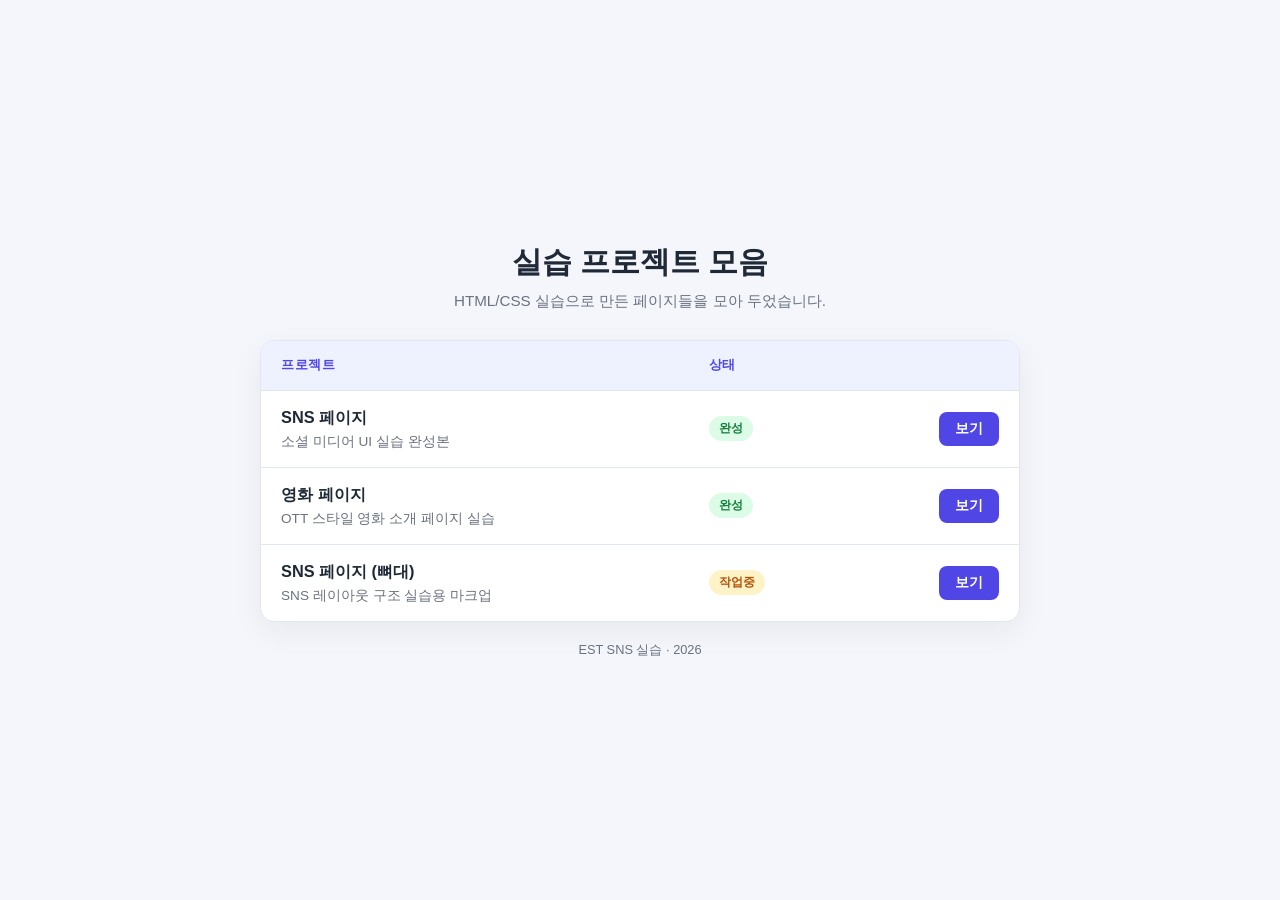
<file: index.html>
<!DOCTYPE html>
<html lang="ko">
<head>
    <meta charset="UTF-8">
    <meta name="viewport" content="width=device-width, initial-scale=1.0">
    <title>실습 프로젝트 모음</title>
    <style>
        :root {
            --bg: #f4f6fb;
            --card: #ffffff;
            --border: #e2e6ef;
            --text: #1f2937;
            --muted: #6b7280;
            --accent: #4f46e5;
            --accent-soft: #eef2ff;
        }

        * {
            box-sizing: border-box;
            margin: 0;
            padding: 0;
        }

        body {
            font-family: "Segoe UI", "Apple SD Gothic Neo", sans-serif;
            background: var(--bg);
            color: var(--text);
            min-height: 100vh;
            display: flex;
            align-items: center;
            justify-content: center;
            padding: 40px 20px;
        }

        .container {
            width: 100%;
            max-width: 760px;
        }

        header {
            margin-bottom: 28px;
            text-align: center;
        }

        header h1 {
            font-size: 1.9rem;
            font-weight: 700;
        }

        header p {
            margin-top: 8px;
            color: var(--muted);
            font-size: 0.95rem;
        }

        .table-wrap {
            background: var(--card);
            border: 1px solid var(--border);
            border-radius: 14px;
            overflow: hidden;
            box-shadow: 0 10px 30px rgba(31, 41, 55, 0.06);
        }

        table {
            width: 100%;
            border-collapse: collapse;
        }

        thead {
            background: var(--accent-soft);
        }

        th, td {
            padding: 16px 20px;
            text-align: left;
            border-bottom: 1px solid var(--border);
        }

        th {
            font-size: 0.8rem;
            font-weight: 600;
            text-transform: uppercase;
            letter-spacing: 0.05em;
            color: var(--accent);
        }

        tbody tr:last-child td {
            border-bottom: none;
        }

        tbody tr:hover {
            background: #fafbff;
        }

        .project-name {
            font-weight: 600;
            font-size: 1.02rem;
        }

        .project-desc {
            display: block;
            margin-top: 4px;
            font-size: 0.85rem;
            color: var(--muted);
        }

        .badge {
            display: inline-block;
            padding: 4px 10px;
            border-radius: 999px;
            font-size: 0.75rem;
            font-weight: 600;
        }

        .badge.done {
            background: #dcfce7;
            color: #15803d;
        }

        .badge.wip {
            background: #fef3c7;
            color: #b45309;
        }

        .btn {
            display: inline-block;
            padding: 8px 16px;
            background: var(--accent);
            color: #fff;
            text-decoration: none;
            border-radius: 8px;
            font-size: 0.85rem;
            font-weight: 600;
            transition: background 0.15s ease;
            white-space: nowrap;
        }

        .btn:hover {
            background: #4338ca;
        }

        td.action {
            text-align: right;
        }

        footer {
            margin-top: 20px;
            text-align: center;
            color: var(--muted);
            font-size: 0.8rem;
        }

        @media (max-width: 560px) {
            th:nth-child(2), td:nth-child(2) {
                display: none;
            }
            th, td {
                padding: 14px;
            }
        }
    </style>
</head>
<body>
    <div class="container">
        <header>
            <h1>실습 프로젝트 모음</h1>
            <p>HTML/CSS 실습으로 만든 페이지들을 모아 두었습니다.</p>
        </header>

        <div class="table-wrap">
            <table>
                <thead>
                    <tr>
                        <th>프로젝트</th>
                        <th>상태</th>
                        <th></th>
                    </tr>
                </thead>
                <tbody>
                    <tr>
                        <td>
                            <span class="project-name">SNS 페이지</span>
                            <span class="project-desc">소셜 미디어 UI 실습 완성본</span>
                        </td>
                        <td><span class="badge done">완성</span></td>
                        <td class="action"><a class="btn" href="sns/sns_complete.html">보기</a></td>
                    </tr>
                    <tr>
                        <td>
                            <span class="project-name">영화 페이지</span>
                            <span class="project-desc">OTT 스타일 영화 소개 페이지 실습</span>
                        </td>
                        <td><span class="badge done">완성</span></td>
                        <td class="action"><a class="btn" href="movie/movie.html">보기</a></td>
                    </tr>
                    <tr>
                        <td>
                            <span class="project-name">SNS 페이지 (뼈대)</span>
                            <span class="project-desc">SNS 레이아웃 구조 실습용 마크업</span>
                        </td>
                        <td><span class="badge wip">작업중</span></td>
                        <td class="action"><a class="btn" href="sns/sns.html">보기</a></td>
                    </tr>
                </tbody>
            </table>
        </div>

        <footer>EST SNS 실습 &middot; 2026</footer>
    </div>
</body>
</html>
</file>
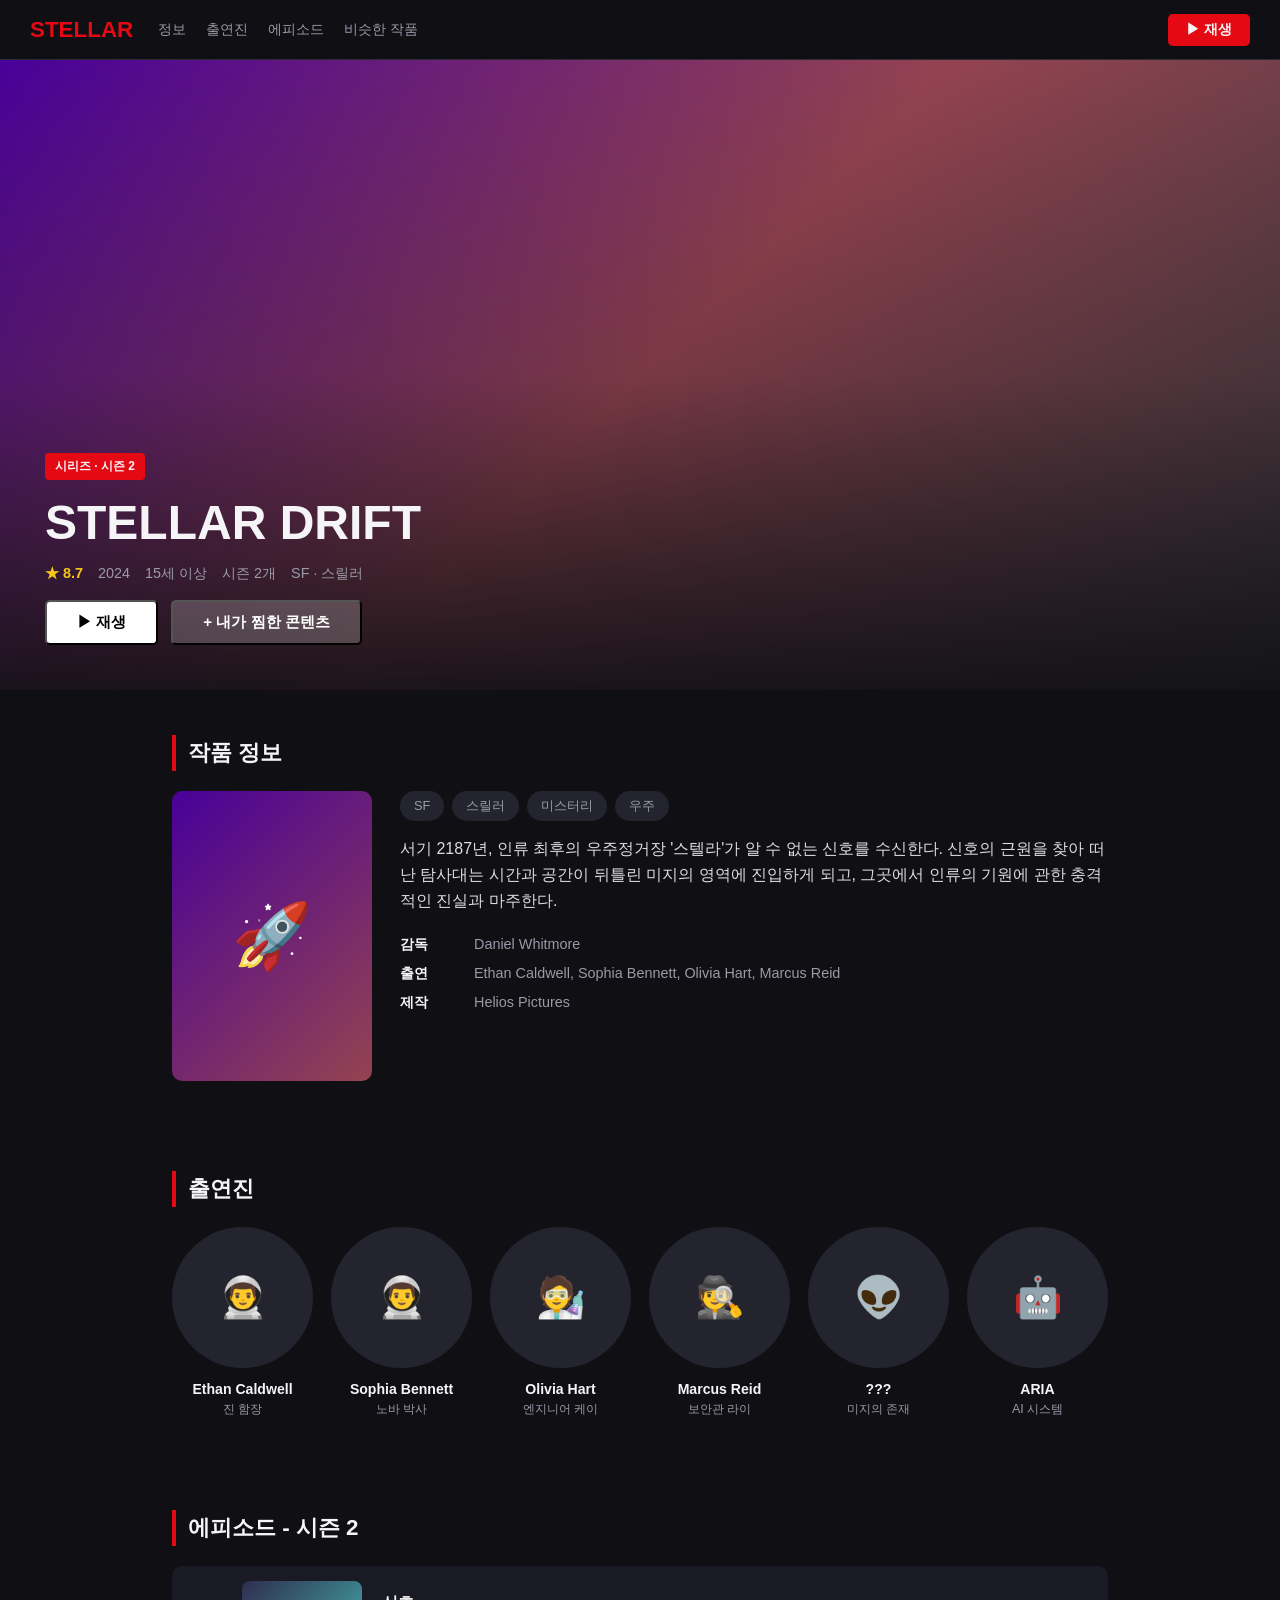
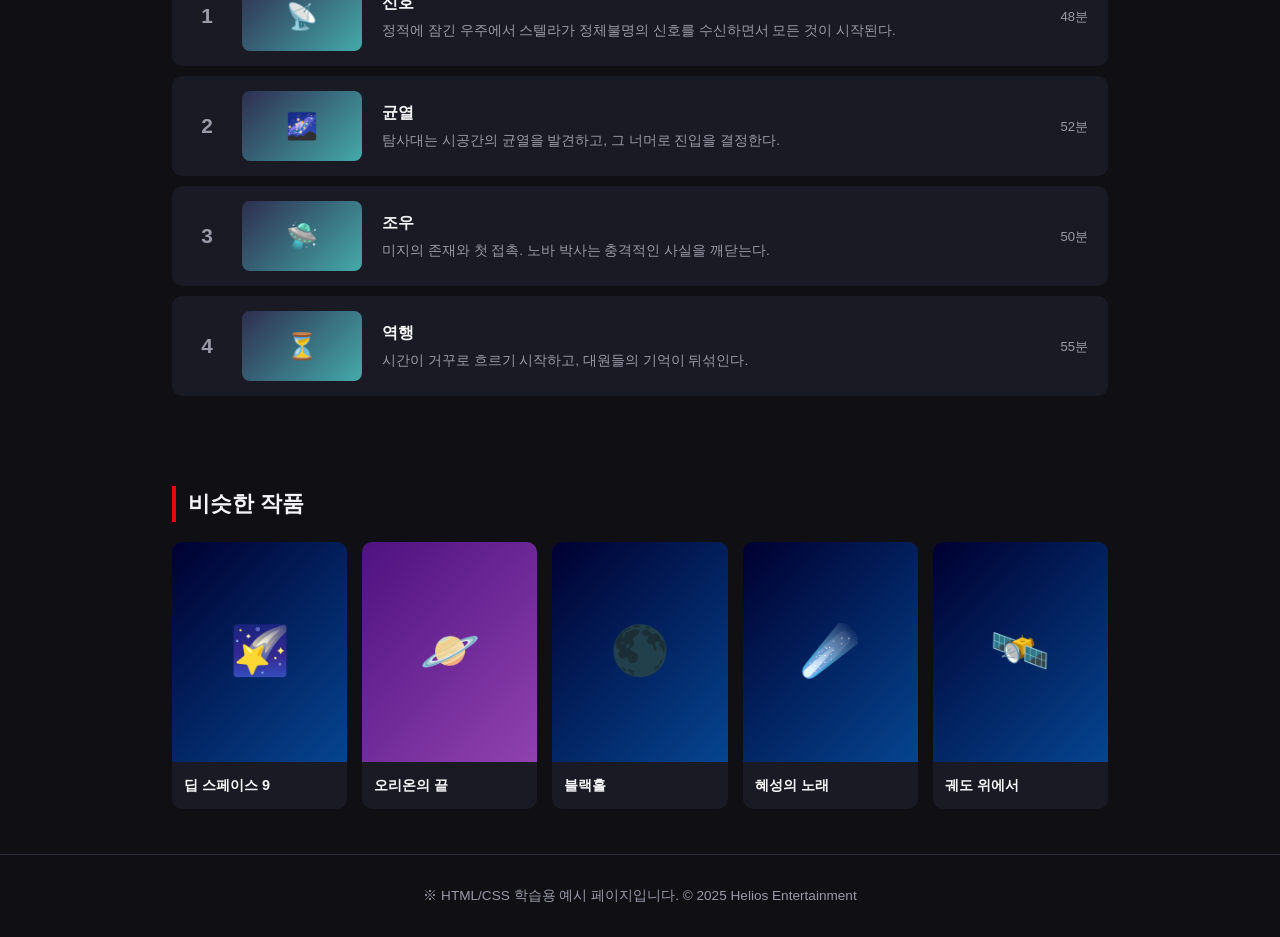
<file: movie.html>
<!DOCTYPE html>
<html lang="ko">
<head>
    <meta charset="UTF-8">
    <meta name="viewport" content="width=device-width, initial-scale=1.0">
    <title>Document</title>
    <link rel="stylesheet" href="movie.css">
</head>
<body>
    <!-- #### 헤더 #### -->
    <header class="site-header">

        <div class="nav-container">
            <!-- 헤더 - 로고 -->
            <!-- 로고 - 글자(STELLAR) -->
            <a href="#" class="logo">STELLAR</a>

            <!-- 헤더 - 네비게이션 -->
            <!-- 네비게이션 - 링크모음(4개) -->
            <nav class="site-nav">
                <a href="#info">정보</a>
                <a href="#cast">출연진</a>
                <a href="#episode">에피소드</a>
                <a href="#similar">비슷한 작품</a>
            </nav>
        </div>

        <!-- 헤더 - 재생버튼 -->
        <a href="#episode"><button class="btn-play-sm">▶ 재생</button></a>
    </header>

    <!-- #### 배너 #### -->
    <section class="banner">
        <div class="banner-content">
            <!-- 배너 - 시즌 태그 -->
            <span class="banner-badge"> 시리즈 · 시즌 2 </span>
            <!-- 배너 - 영화 제목 -->
            <h1 class="banner-title">stellar drift</h1>
            
            <!-- 배너 - 영화 정보 -->
            <div class="banner-meta">
                <!-- 영화정보 - 별점 -->
                <span class="banner-rating">★ 8.7</span>
                <!-- 영화정보 - 영화 출품년도 -->
                <span>2024</span>
                <!-- 영화정보 - 영화 관람가능 나이 -->
                <span>15세 이상</span>
                <!-- 영화정보 - 시즌 개수 -->
                <span>시즌 2개</span>
                <!-- 영화정보 - 영화 장르 -->
                <span>SF · 스릴러</span>
            </div>
            
            <!-- 배너 - 버튼 모음 -->
            <div class="banner-btn-container">
                <!-- 버튼모음 - 재생버튼 -->
                <button class="btn btn-play">▶ 재생</button>
                <!-- 버튼모음 - 내가 찜한 콘텐츠 -->
                <button class="btn btn-add">+ 내가 찜한 콘텐츠</button>
            </div>
        </div>
    </section>

    <!-- #### 작품정보 #### -->
    <section class="section" id="info">
        <!-- 작품정보 - 타이틀 -->
        <h2 class="section-title">작품 정보</h2>
        <div class="info-container">
            <!-- 작품정보 - 작품 이미지 -->
            <div class="info-poster">🚀</div>
            
            <!-- 작품정보 - 작품 상세 정보 -->
            <div class="info-body">
                <!-- 작품 상세 정보 - 장르 태그 * 4 -->
                <div class="info-genres">
                    <span class="genre-tag">SF</span>
                    <span class="genre-tag">스릴러</span>
                    <span class="genre-tag">미스터리</span>
                    <span class="genre-tag">우주</span>
                </div>
                <!-- 작품 상세 정보 - 작품 줄거리 설명 -->
                <p class="info-synopsis">
                    서기 2187년, 인류 최후의 우주정거장 '스텔라'가 알 수 없는 신호를 수신한다. 신호의 근원을 찾아 떠난 탐사대는 시간과 공간이 뒤틀린 미지의 영역에 진입하게 되고, 그곳에서 인류의 기원에 관한 충격적인 진실과 마주한다.
                </p>
                <dl class="info-credits">
                    <!-- 작품 상세 정보 - 작품 감독 -->
                    <div class="credit-line">
                        <dt>감독</dt>
                        <span>daniel whitmore</span>
                    </div>
                    <!-- 작품 상세 정보 - 작품 출연 -->
                    <div class="credit-line">
                        <dt>출연</dt>
                        <span>ethan caldwell, sophia bennett, olivia hart, marcus reid</span>
                    </div>
                    <!-- 작품 상세 정보 - 작품 제작사 -->
                    <div class="credit-line">
                        <dt>제작</dt>
                        <span>helios pictures</span>
                    </div>
                </dl>
            </div>
        </div>
    </section>

    <!-- #### 출연진 #### -->
    <section class="section" id="cast">
        <!-- 출연진 - 타이틀 -->
        <h2 class="section-title">출연진</h2>

        <div class="cast-flex">
            <!-- 출연진 - 출연진 카드 * 6 -->
            <!-- 출연진 카드 - 출연진 이미지 -->
            <!-- 출연진 카드 - 출연진 이름 -->
            <!-- 출연진 카드 - 출연진 배역 -->
            <div class="cast-card">
                <div class="cast-photo">👨‍🚀</div>
                <div class="cast-name">ethan caldwell</div>
                <div class="cast-role">진 함장</div>
            </div>
            <div class="cast-card">
                <div class="cast-photo">👨‍🚀</div>
                <div class="cast-name">sophia bennett</div>
                <div class="cast-role">노바 박사</div>
            </div>
            <div class="cast-card">
                <div class="cast-photo">🧑‍🔬</div>
                <div class="cast-name">olivia hart</div>
                <div class="cast-role">엔지니어 케이</div>
            </div>
            <div class="cast-card">
                <div class="cast-photo">🕵️</div>
                <div class="cast-name">marcus reid</div>
                <div class="cast-role">보안관 라이</div>
            </div>
            <div class="cast-card">
                <div class="cast-photo">👽</div>
                <div class="cast-name">???</div>
                <div class="cast-role">미지의 존재</div>
            </div>
            <div class="cast-card">
                <div class="cast-photo">🤖</div>
                <div class="cast-name">aria</div>
                <div class="cast-role">AI 시스템</div>
            </div>
        </div>

    </section>

    <!-- #### 에피소드 #### -->
    <section class="section" id="episodes">
        <!-- 에피소드 - 타이틀 -->
        <h2 class="section-title">에피소드 - 시즌 2</h2>
        
        <div class="episode-list">
            <!-- 에피소드 - 에피소드 카드 * 4 -->
            <!-- 에피소드 카드 - 에피소드 화수 -->
            <!-- 에피소드 카드 - 에피소드 이미지 -->
            <!-- 에피소드 카드 - 에피소드 이름 -->
            <!-- 에피소드 카드 - 에피소드 줄거리 설명 -->
            <!-- 에피소드 카드 - 에피소드 재생 시간 -->
            <div class="episode">
                <div class="episode-num">1</div>
                <div class="episode-thumb">📡</div>
                <div class="episode-info">
                    <div class="episode-name">신호</div>
                    <div class="episode-desc">정적에 잠긴 우주에서 스텔라가 정체불명의 신호를 수신하면서 모든 것이 시작된다.</div>
                </div>
                <div class="episode-time">48분</div>
            </div>
            <div class="episode">
                <div class="episode-num">2</div>
                <div class="episode-thumb">🌌</div>
                <div class="episode-info">
                    <div class="episode-name">균열</div>
                    <div class="episode-desc">탐사대는 시공간의 균열을 발견하고, 그 너머로 진입을 결정한다.</div>
                </div>
                <div class="episode-time">52분</div>
            </div>
            <div class="episode">
                <div class="episode-num">3</div>
                <div class="episode-thumb">🛸</div>
                <div class="episode-info">
                    <div class="episode-name">조우</div>
                    <div class="episode-desc">미지의 존재와 첫 접촉. 노바 박사는 충격적인 사실을 깨닫는다.</div>
                </div>
                <div class="episode-time">50분</div>
            </div>
            <div class="episode">
                <div class="episode-num">4</div>
                <div class="episode-thumb">⏳</div>
                <div class="episode-info">
                    <div class="episode-name">역행</div>
                    <div class="episode-desc">시간이 거꾸로 흐르기 시작하고, 대원들의 기억이 뒤섞인다.</div>
                </div>
                <div class="episode-time">55분</div>
            </div>
        </div>
    </section>

    <!-- #### 비슷한 작품 #### -->
    <section class="section" id="similar">
        <!-- 비슷한 작품 - 타이틀 -->
        <h2 class="section-title">비슷한 작품</h2>
        
        <div class="similar-flex">
            <!-- 비슷한 작품 - 비슷한 작품 카드 * 5 -->
            <!-- 비슷한 작품 카드 - 비슷한 작품 이미지 -->
            <!-- 비슷한 작품 카드 - 비슷한 작품 이름 -->
            <div class="similar-card">
                <div class="similar-poster">🌠</div>
                <div class="similar-title">딥 스페이스 9</div>
            </div>
            <div class="similar-card">
                <div class="similar-poster" style="background: linear-gradient(135deg, #4e1280, #9042af);">🪐</div>
                <div class="similar-title">오리온의 끝</div>
            </div>
            <div class="similar-card">
                <div class="similar-poster" style="background: linear-gradient(135deg, #000030, #054590);">🌑</div>
                <div class="similar-title">블랙홀</div>
            </div>
            <div class="similar-card">
                <div class="similar-poster">☄️</div>
                <div class="similar-title">혜성의 노래</div>
            </div>
            <div class="similar-card">
                <div class="similar-poster">🛰️</div>
                <div class="similar-title">궤도 위에서</div>
            </div>
        </div>
    </section>

    <!-- #### 푸터 #### -->
    <footer class="site-footer">
        <!-- 푸터 - 카피라이트 -->
        <p>※ HTML/CSS 학습용 예시 페이지입니다. © 2025 Helios Entertainment</p>
    </footer>
    
</body>
</html>
</file>
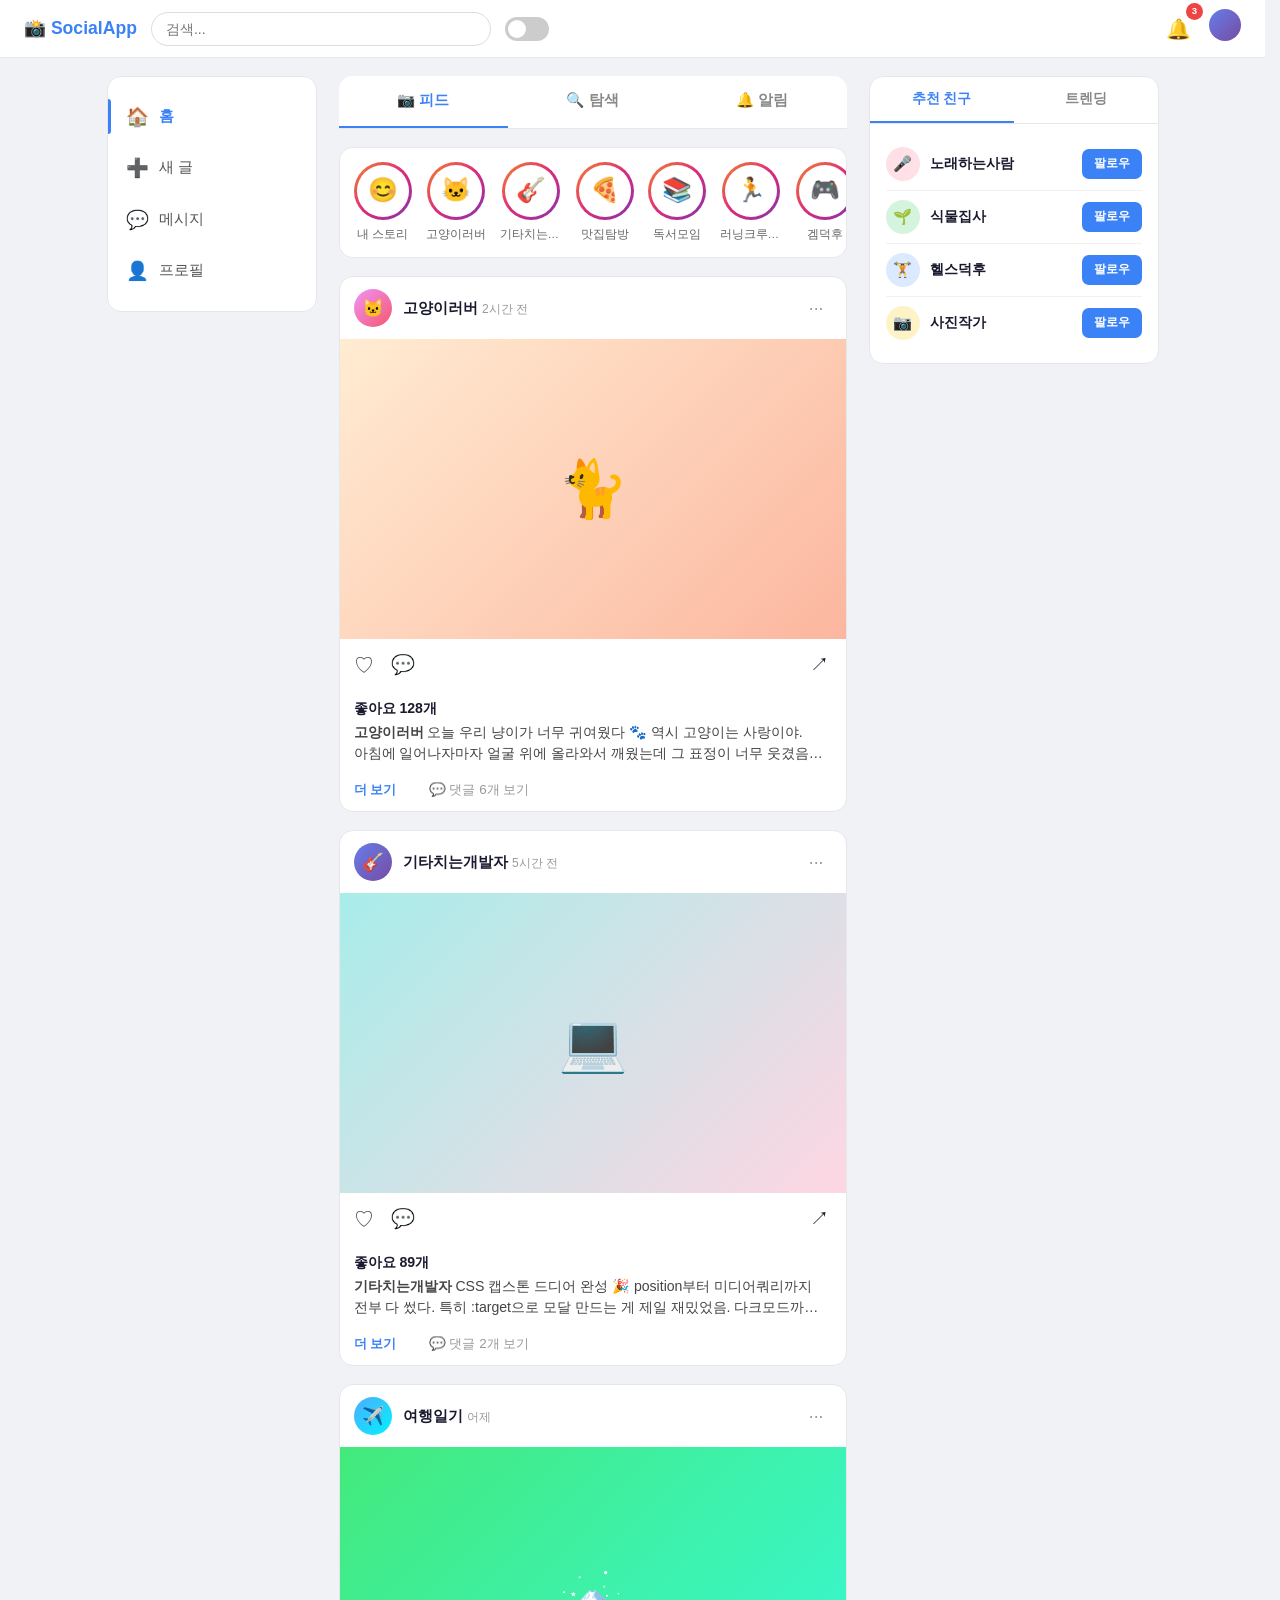
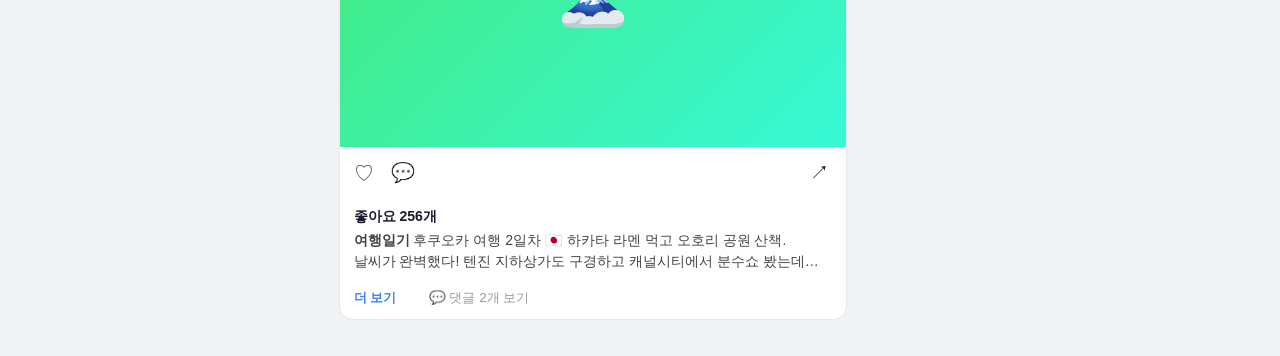
<file: SNS-캡스톤-완성-모바일퍼스트.html>
<!DOCTYPE html>
<html lang="ko">
<head>
  <meta charset="UTF-8">
  <meta name="viewport" content="width=device-width, initial-scale=1.0">
  <meta name="description" content="SocialApp — 친구들의 일상을 공유하는 SNS 피드">
  <title>SocialApp — 피드</title>
  <style>
/* ══════════════════════════════════════
   🔧 리셋 + 기본 설정
   ══════════════════════════════════════ */
*,*::before,*::after { box-sizing: border-box; margin: 0; padding: 0; }

html {
  /* 스크롤바 자리를 항상 예약 → 탭 전환 시 콘텐츠 길이가 달라도 폭이 안 바뀜 */
  scrollbar-gutter: stable;
  /* 구형 브라우저 fallback: 세로 스크롤바 항상 표시 */
  overflow-y: scroll;
}

body {
  font-family: 'Pretendard', -apple-system, BlinkMacSystemFont, 'Segoe UI', sans-serif;
  background: #f0f2f5;
  color: #1a1a2e;
  line-height: 1.6;
  /* 자연어 줄바꿈: 한글·영어 혼용 시 단어 잘림 방지 */
  word-break: keep-all;
  overflow-wrap: break-word;
}

/* 스크린리더 전용 (시각적으로 숨기되 접근성 유지) */
.sr-only {
  position: absolute;
  width: 1px; height: 1px;
  padding: 0; margin: -1px;
  overflow: hidden;
  clip: rect(0,0,0,0);
  white-space: nowrap;
  border: 0;
}

/* 키보드 포커스 시각화 — 접근성 필수! */
:focus-visible {
  outline: 2px solid #3b82f6;
  outline-offset: 2px;
}

/* 모달이 열리면 뒷배경 스크롤 잠금 (:target 모달 감지) */
body:has(.detail-modal:target),
body:has(.new-post-modal:target) {
  overflow: hidden;
}

/* 링크 기본 스타일 */
a { text-decoration: none; color: inherit; }

/* 이미지·미디어 반응형 기본 */
img, svg, video { max-width: 100%; height: auto; display: block; }

/* 버튼 리셋 */
button {
  font: inherit;
  cursor: pointer;
  border: none;
  background: none;
}

/* 리스트 리셋 */
ul, ol { list-style: none; }

/* ══════════════════════════════════════
   🌙 10. 다크모드 (:has)
   ══════════════════════════════════════ */
#dark-mode { display: none; }

.toggle-switch {
  position: relative;
  width: 44px; height: 24px;
  background: #ccc;
  border-radius: 12px;
  cursor: pointer;
  transition: background 0.3s;
  flex-shrink: 0;
}
.toggle-switch::after {
  content: '';
  position: absolute;
  top: 3px; left: 3px;
  width: 18px; height: 18px;
  background: #fff;
  border-radius: 50%;
  transition: transform 0.3s;
}

/* 체크 시 토글 이동 */
#dark-mode:checked + .site-header .toggle-switch { background: #3b82f6; }
#dark-mode:checked + .site-header .toggle-switch::after { transform: translateX(20px); }

/* :has() — 전체 다크 전환 */
body:has(#dark-mode:checked) { background: #0d1117; color: #e6edf3; }
body:has(#dark-mode:checked) .site-header { background: #161b22; border-color: #30363d; }
body:has(#dark-mode:checked) .post-card,
body:has(#dark-mode:checked) .aside-panel,
body:has(#dark-mode:checked) .sidebar,
body:has(#dark-mode:checked) .stories { background: #161b22; border-color: #30363d; }
body:has(#dark-mode:checked) .search-input { background: #21262d; border-color: #30363d; color: #e6edf3; }
body:has(#dark-mode:checked) .mobile-nav { background: #161b22; border-color: #30363d; }
body:has(#dark-mode:checked) .dropdown-menu { background: #21262d; border-color: #30363d; }
body:has(#dark-mode:checked) .sidebar a { color: #aaa; }
body:has(#dark-mode:checked) .sidebar a:hover { background: rgba(255,255,255,.06); color: #fff; }
body:has(#dark-mode:checked) .tab-bar label { color: #888; }
body:has(#dark-mode:checked) .story-name { color: #aaa; }
body:has(#dark-mode:checked) .post-text { color: #ccc; }
body:has(#dark-mode:checked) .detail-box { background: #161b22; color: #e6edf3; }
body:has(#dark-mode:checked) .detail-content { background: #161b22; }
body:has(#dark-mode:checked) .detail-comment { background: #21262d; }
body:has(#dark-mode:checked) .comments-toggle { color: #60a5fa; }
body:has(#dark-mode:checked) .modal-box { background: #161b22; color: #e6edf3; }
body:has(#dark-mode:checked) .modal-input,
body:has(#dark-mode:checked) .modal-textarea { background: #21262d; border-color: #30363d; color: #e6edf3; }
body:has(#dark-mode:checked) .explore-item { background: #21262d; }
body:has(#dark-mode:checked) .notif-item { border-color: #30363d; }
body:has(#dark-mode:checked) .post-menu-list { background: #21262d; border-color: #30363d; }
body:has(#dark-mode:checked) .more-link { color: #60a5fa; }

/* ══════════════════════════════════════
   🧭 1. 헤더 (sticky)
   ══════════════════════════════════════ */
.site-header {
  position: sticky;
  top: 0;
  z-index: 100;
  background: #fff;
  border-bottom: 1px solid #e5e7eb;
  display: flex;
  align-items: center;
  gap: 8px;
  padding: 0 12px;
  height: 58px;
}

.site-logo {
  font-weight: 800;
  font-size: 0.95rem;
  color: #3b82f6;
  white-space: nowrap;
}

/* 검색 폼 */
.search-form { flex: 1; max-width: 120px; }
.search-input {
  width: 100%;
  padding: 8px 14px;
  border: 1px solid #ddd;
  border-radius: 20px;
  font-size: 0.8rem;
  transition: border-color 0.2s, box-shadow 0.2s;
}
.search-input:focus {
  outline: none;
  border-color: #3b82f6;
  box-shadow: 0 0 0 3px rgba(59,130,246,0.12);
}

.header-actions {
  display: flex;
  align-items: center;
  gap: 14px;
  margin-left: auto;
}

/* 알림 뱃지 */
.icon-button {
  position: relative;
  font-size: 1.25rem;
  padding: 4px;
  background: none;
  border: none;
}
.notification-badge {
  position: absolute;
  top: -6px; right: -8px;
  background: #ef4444;
  color: #fff;
  font-size: 0.6rem;
  font-weight: 700;
  min-width: 17px; height: 17px;
  border-radius: 9px;
  display: flex;
  align-items: center;
  justify-content: center;
  padding: 0 4px;
}

/* 프로필 드롭다운 */
.profile-dropdown { position: relative; }
.profile-avatar {
  width: 32px; height: 32px;
  border-radius: 50%;
  background: linear-gradient(135deg, #667eea, #764ba2);
  cursor: pointer;
  /* 접근성: 배경 이미지 대체 텍스트 역할 */
}
.dropdown-menu {
  position: absolute;
  top: calc(100% + 6px); right: 0;
  background: #fff;
  border: 1px solid #e5e7eb;
  border-radius: 10px;
  min-width: 155px;
  padding: 5px 0;
  display: none;
  z-index: 200;
  box-shadow: 0 8px 24px rgba(0,0,0,0.1);
}
.profile-dropdown:hover .dropdown-menu,
.profile-dropdown:focus-within .dropdown-menu { display: block; }
.dropdown-menu a {
  display: block;
  padding: 8px 15px;
  font-size: 0.88rem;
  color: #555;
}
.dropdown-menu a:hover { background: #f0f2f5; color: #1a1a2e; }

/* ══════════════════════════════════════
   📐 2. 3열 반응형 레이아웃
   ══════════════════════════════════════ */
.site-layout {
  display: grid;
  grid-template-columns: 1fr; /* 모바일 기본: 1열 */
  gap: 22px;
  max-width: 1100px;
  margin: 0 auto;
  padding: 10px;
}

/* ══════════════════════════════════════
   📋 3. 사이드바 (nav)
   ══════════════════════════════════════ */
.sidebar {
  display: none; /* 모바일 기본: 숨김 → 데스크톱에서 표시 */
  position: sticky;
  top: 76px;
  align-self: start;
  background: #fff;
  border-radius: 14px;
  padding: 14px 0;
  border: 1px solid #e5e7eb;
}
.sidebar-nav a {
  display: flex;
  align-items: center;
  gap: 11px;
  padding: 11px 18px;
  font-size: 0.92rem;
  color: #555;
  transition: background 0.2s, color 0.2s;
  position: relative;
}
.sidebar-nav a:hover { background: #f0f2f5; color: #1a1a2e; }
.sidebar-nav a[aria-current="page"] { color: #3b82f6; font-weight: 700; }
.sidebar-nav a[aria-current="page"]::before {
  content: '';
  position: absolute;
  left: 0; top: 8px; bottom: 8px;
  width: 3px;
  background: #3b82f6;
  border-radius: 0 3px 3px 0;
}
.nav-icon { font-size: 1.15rem; width: 22px; text-align: center; }

/* ══════════════════════════════════════
   🔀 4. 피드 탭 (CSS-only radio)
   ══════════════════════════════════════ */
.feed-section > input[type="radio"] { display: none; }

/* 가운데 grid 셀: min-width:0 → 안의 가로 스크롤(스토리)이 컬럼을 밀어내지 않음
   (grid/flex 아이템의 기본 min-width:auto는 콘텐츠 크기까지 커지므로 0으로 막음) */
.feed-section { min-width: 0; padding-bottom: 68px; /* 모바일 하단탭 공간 */ }

.tab-bar {
  display: flex;
  border-bottom: 1px solid #e5e7eb;
  margin-bottom: 18px;
  background: #fff;
  border-radius: 14px 14px 0 0;
  overflow: hidden;
}
.tab-bar label {
  flex: 1;
  text-align: center;
  padding: 13px 0;
  font-size: 0.92rem;
  font-weight: 600;
  color: #888;
  cursor: pointer;
  border-bottom: 2px solid transparent;
  transition: color 0.2s, border-color 0.2s;
}
.tab-bar label:hover { color: #1a1a2e; }

/* 선택된 탭 스타일 */
#tab-feed:checked   ~ .tab-bar [for="tab-feed"],
#tab-explore:checked ~ .tab-bar [for="tab-explore"],
#tab-notif:checked   ~ .tab-bar [for="tab-notif"] {
  color: #3b82f6;
  border-bottom-color: #3b82f6;
}

/* 패널 전환 */
.tab-panel { display: none; }
#tab-feed:checked   ~ .panel-feed,
#tab-explore:checked ~ .panel-explore,
#tab-notif:checked   ~ .panel-notif { display: block; }

/* ── 탐색 이미지 그리드 ── */
.explore-grid {
  display: grid;
  grid-template-columns: repeat(auto-fill, minmax(100px, 1fr));
  gap: 6px;
}
.explore-item {
  aspect-ratio: 1;
  border-radius: 8px;
  display: flex;
  align-items: center;
  justify-content: center;
  font-size: 2rem;
  overflow: hidden;
  position: relative;
}
.explore-item::after {
  content: '';
  position: absolute;
  inset: 0;
  background: rgba(0,0,0,0);
  transition: background 0.3s;
}
.explore-item:hover::after { background: rgba(0,0,0,0.3); }
.explore-item span { transition: transform 0.4s; }
.explore-item:hover span { transform: scale(1.15); }

/* ── 알림 목록 ── */
.notif-item {
  display: flex;
  align-items: center;
  gap: 12px;
  padding: 12px 0;
  border-bottom: 1px solid #f0f0f0;
  font-size: 0.88rem;
}
.notif-item:last-child { border-bottom: none; }
.notif-avatar {
  width: 36px; height: 36px;
  border-radius: 50%;
  flex-shrink: 0;
  display: flex;
  align-items: center;
  justify-content: center;
  font-size: 1rem;
}
.notif-text { flex: 1; color: #555; }
.notif-text strong { color: #1a1a2e; }
.notif-time { font-size: 0.78rem; color: #aaa; white-space: nowrap; }

/* ══════════════════════════════════════
   📖 5. 스토리 (가로 스크롤)
   ══════════════════════════════════════ */
.stories {
  display: flex;
  gap: 14px;
  overflow-x: auto;
  padding: 14px;
  background: #fff;
  border-radius: 14px;
  border: 1px solid #e5e7eb;
  margin-bottom: 18px;
  scrollbar-width: thin;
}
.story-item {
  display: flex;
  flex-direction: column;
  align-items: center;
  gap: 5px;
  flex-shrink: 0; /* 찌그러지지 않게 */
  cursor: pointer;
}
.story-avatar {
  width: 50px; height: 50px;
  border-radius: 50%;
  display: flex;
  align-items: center;
  justify-content: center;
  font-size: 1.2rem;
  /* 그라데이션 테두리 트릭 */
  border: 3px solid transparent;
  background-image: linear-gradient(#fff, #fff),
                    linear-gradient(135deg, #f58529, #dd2a7b, #8134af);
  background-origin: border-box;
  background-clip: padding-box, border-box;
  transition: transform 0.2s;
}
.story-item:hover .story-avatar { transform: scale(1.1); }
.story-name {
  font-size: 0.72rem;
  color: #666;
  max-width: 62px;
  overflow: hidden;
  text-overflow: ellipsis;
  white-space: nowrap;
  text-align: center;
}

/* ══════════════════════════════════════
   📰 6. 포스트 카드
   ══════════════════════════════════════ */
.post-card {
  background: #fff;
  border-radius: 14px;
  border: 1px solid #e5e7eb;
  margin-bottom: 18px;
  overflow: hidden;
}

/* 포스트 헤더 */
.post-header {
  display: flex;
  align-items: center;
  gap: 11px;
  padding: 12px 14px;
}
.post-avatar {
  width: 38px; height: 38px;
  border-radius: 50%;
  flex-shrink: 0;
  display: flex;
  align-items: center;
  justify-content: center;
  font-size: 1.1rem;
}
.post-user-info { flex: 1; }
.post-username { font-weight: 700; font-size: 0.92rem; }
.post-timestamp { font-size: 0.75rem; color: #999; }

/* ··· 드롭다운 */
.post-menu { position: relative; }
.post-menu-button {
  font-size: 1.1rem;
  color: #999;
  padding: 4px 8px;
}
.post-menu-button:hover { color: #333; }
.post-menu-list {
  position: absolute;
  top: 100%; right: 0;
  background: #fff;
  border: 1px solid #e5e7eb;
  border-radius: 8px;
  min-width: 140px;
  padding: 4px 0;
  display: none;
  z-index: 50;
  box-shadow: 0 6px 18px rgba(0,0,0,0.08);
}
.post-menu:hover .post-menu-list,
.post-menu:focus-within .post-menu-list { display: block; }
.post-menu-list a {
  display: block;
  padding: 8px 14px;
  font-size: 0.84rem;
  color: #555;
}
.post-menu-list a:hover { background: #f0f2f5; }

/* 이미지 줌 */
.post-image-wrap {
  overflow: hidden;
  height: 220px;
}
.post-image {
  width: 100%; height: 100%;
  display: flex;
  align-items: center;
  justify-content: center;
  font-size: 3.5rem;
  transition: transform 0.5s ease;
}
.post-image-wrap:hover .post-image { transform: scale(1.05); }

/* 액션 바 */
.post-actions {
  display: flex;
  align-items: center;
  gap: 14px;
  padding: 8px 14px;
}
.action-button, .action-share {
  font-size: 1.2rem;
  padding: 3px;
  color: inherit;
  transition: transform 0.2s, color 0.2s;
}
.action-button:hover, .action-share:hover { transform: scale(1.2); color: #3b82f6; }
.action-share { margin-left: auto; }

/* CSS 좋아요 토글 */
.like-checkbox { display: none; }
.like-label {
  font-size: 1.25rem;
  cursor: pointer;
  user-select: none;
  color: #555;
  transition: transform 0.2s;
}
@keyframes heartPulse {
  0%   { transform: scale(1); }
  25%  { transform: scale(1.35); }
  50%  { transform: scale(1); }
  75%  { transform: scale(1.15); }
  100% { transform: scale(1); }
}
.like-checkbox:checked + .like-label {
  color: #ef4444;
  animation: heartPulse 0.45s ease;
}

/* 본문 + 말줄임 */
.post-body { padding: 5px 14px 12px; }
.post-likes { font-weight: 700; font-size: 0.88rem; margin-bottom: 3px; }
.post-text {
  font-size: 0.88rem;
  color: #444;
  line-height: 1.5;
  /* 2줄 말줄임 */
  display: -webkit-box;
  -webkit-line-clamp: 2;
  -webkit-box-orient: vertical;
  overflow: hidden;
}
.more-link {
  display: inline-block;
  padding: 2px 14px 10px;
  font-size: 0.84rem;
  color: #3b82f6;
  font-weight: 600;
}
.more-link:hover { text-decoration: underline; }
.comment-count-link {
  display: inline-block;
  padding: 2px 14px 10px;
  font-size: 0.84rem;
  color: #999;
}

/* ══════════════════════════════════════
   🔍 7. 포스트 상세 모달 (:target)
   ══════════════════════════════════════ */
.detail-modal {
  display: none;
  position: fixed;
  inset: 0;
  z-index: 1000;
}
.detail-modal:target {
  display: flex;
  align-items: center;
  justify-content: center;
}
.detail-backdrop {
  position: fixed;
  inset: 0;
  background: rgba(0,0,0,0.65);
}
.detail-box {
  position: relative;
  z-index: 1001;
  background: #fff;
  border-radius: 16px;
  overflow: hidden;
  display: grid;
  grid-template-columns: 1fr; /* 모바일 기본: 1열 (이미지 위 / 내용 아래) */
  width: 95vw;
  max-width: 95vw;
  height: auto;
  max-height: 90vh;
  overflow-y: auto;
  box-shadow: 0 20px 60px rgba(0,0,0,0.25);
}
.detail-image {
  display: flex;
  align-items: center;
  justify-content: center;
  font-size: 3rem;
  /* 모바일 기본: 위에 쌓이므로 고정 높이 + 줄어들지 않게 */
  height: 200px;
  flex-shrink: 0;
  overflow: hidden;
}
.detail-content {
  display: flex;
  flex-direction: column;
  /* 부모(고정 높이)를 꽉 채움 → 내부 .detail-body가 스크롤 영역이 됨 */
  height: 100%;
  min-height: 0; /* flex 자식 overflow 스크롤이 작동하려면 필요 */
  background: #fff;
}
.detail-header {
  display: flex;
  align-items: center;
  gap: 10px;
  padding: 14px 16px;
  border-bottom: 1px solid #e5e7eb;
}
.detail-avatar {
  width: 36px; height: 36px;
  border-radius: 50%;
  flex-shrink: 0;
  display: flex;
  align-items: center;
  justify-content: center;
  font-size: 1rem;
}
.detail-username { font-weight: 700; font-size: 0.92rem; }
.detail-close {
  margin-left: auto;
  font-size: 1.3rem;
  color: #999;
  padding: 4px 8px;
}
.detail-close:hover { color: #333; }
.detail-body {
  padding: 16px;
  flex: 1;
  overflow-y: auto;
}
.detail-full-text {
  font-size: 0.9rem;
  line-height: 1.6;
  margin-bottom: 16px;
  color: #333;
}
.detail-comments-title {
  font-size: 0.85rem;
  font-weight: 700;
  color: #888;
  margin-bottom: 10px;
  padding-top: 12px;
  border-top: 1px solid #e5e7eb;
}
.detail-comment {
  display: flex;
  gap: 9px;
  align-items: flex-start;
  padding: 8px 0;
  font-size: 0.85rem;
}
.detail-comment-avatar {
  width: 28px; height: 28px;
  border-radius: 50%;
  flex-shrink: 0;
  display: flex;
  align-items: center;
  justify-content: center;
  font-size: 0.75rem;
  background: #e5e7eb;
}
.detail-comment-name { font-weight: 700; margin-right: 5px; }

/* 댓글 아코디언 (CSS-only "더보기") */
.comments-more { display: none; } /* 체크박스 숨김 */
.comments-extra {
  max-height: 0;
  overflow: hidden;
  transition: max-height 0.4s ease;
}
.comments-more:checked ~ .comments-extra { max-height: 600px; }
.comments-toggle {
  display: inline-block;
  margin-top: 6px;
  font-size: 0.82rem;
  color: #3b82f6;
  font-weight: 600;
  cursor: pointer;
}
.comments-toggle:hover { text-decoration: underline; }
/* 펼쳐지면 "더보기" → "접기" 텍스트 전환 */
.comments-toggle .label-open { display: inline; }
.comments-toggle .label-close { display: none; }
.comments-more:checked ~ .comments-toggle .label-open { display: none; }
.comments-more:checked ~ .comments-toggle .label-close { display: inline; }

/* ══════════════════════════════════════
   ✏️ 8. 새 글 모달 (:target)
   ══════════════════════════════════════ */
.new-post-modal {
  display: none;
  position: fixed;
  inset: 0;
  z-index: 1000;
}
.new-post-modal:target { display: block; }
.modal-backdrop {
  position: fixed;
  inset: 0;
  background: rgba(0,0,0,0.55);
}
.modal-box {
  position: fixed;
  top: 50%; left: 50%;
  transform: translate(-50%, -50%);
  background: #fff;
  border-radius: 16px;
  padding: 28px;
  width: 460px;
  max-width: 92%;
  z-index: 1001;
}
.modal-close {
  position: absolute;
  top: 12px; right: 14px;
  font-size: 1.3rem;
  color: #999;
}
.modal-close:hover { color: #333; }
.modal-box h2 { font-size: 1.1rem; margin-bottom: 14px; }
.modal-input, .modal-textarea {
  width: 100%;
  padding: 10px 12px;
  border: 1.5px solid #ddd;
  border-radius: 8px;
  font: inherit;
  font-size: 0.9rem;
  margin-bottom: 10px;
  transition: border-color 0.2s;
}
.modal-input:focus, .modal-textarea:focus {
  outline: none;
  border-color: #3b82f6;
}
.modal-textarea { height: 100px; resize: vertical; }
.modal-upload {
  width: 100%; height: 70px;
  border: 2px dashed #ddd;
  border-radius: 10px;
  display: flex;
  align-items: center;
  justify-content: center;
  color: #aaa;
  font-size: 0.88rem;
  margin-bottom: 14px;
}
.modal-submit {
  width: 100%;
  padding: 11px;
  background: #3b82f6;
  color: #fff;
  border-radius: 8px;
  font-weight: 700;
  font-size: 0.95rem;
  transition: background 0.3s, transform 0.3s, box-shadow 0.3s;
}
.modal-submit:hover {
  background: #2563eb;
  transform: scale(1.02);
  box-shadow: 0 6px 18px rgba(59,130,246,0.3);
}

/* ══════════════════════════════════════
   👥 9. 우측 패널 탭
   ══════════════════════════════════════ */
.aside-panel {
  display: none; /* 모바일 기본: 숨김 → 태블릿+에서 표시 */
  position: sticky;
  top: 76px;
  align-self: start;
  background: #fff;
  border-radius: 14px;
  border: 1px solid #e5e7eb;
  overflow: hidden;
}
.aside-panel > input[type="radio"] { display: none; }
.aside-tab-bar {
  display: flex;
  border-bottom: 1px solid #e5e7eb;
}
.aside-tab-bar label {
  flex: 1;
  text-align: center;
  padding: 11px 0;
  font-size: 0.85rem;
  font-weight: 600;
  color: #888;
  cursor: pointer;
  border-bottom: 2px solid transparent;
  transition: color 0.2s, border-color 0.2s;
}
#aside-suggest:checked ~ .aside-tab-bar [for="aside-suggest"],
#aside-trend:checked ~ .aside-tab-bar [for="aside-trend"] {
  color: #3b82f6;
  border-bottom-color: #3b82f6;
}
.aside-tab-panel { display: none; padding: 14px 16px; }
#aside-suggest:checked ~ .panel-suggest,
#aside-trend:checked ~ .panel-trend { display: block; }

.suggest-item {
  display: flex;
  align-items: center;
  gap: 10px;
  padding: 9px 0;
}
.suggest-item:not(:last-child) { border-bottom: 1px solid #f0f0f0; }
.suggest-avatar {
  width: 34px; height: 34px;
  border-radius: 50%;
  flex-shrink: 0;
  display: flex;
  align-items: center;
  justify-content: center;
  font-size: 0.95rem;
}
.suggest-name { font-size: 0.85rem; font-weight: 600; flex: 1; }
.follow-button {
  padding: 5px 12px;
  background: #3b82f6;
  color: #fff;
  border-radius: 7px;
  font-size: 0.78rem;
  font-weight: 600;
  margin-left: auto;
  transition: background 0.3s, transform 0.3s, box-shadow 0.3s;
}
.follow-button:hover {
  background: #2563eb;
  transform: scale(1.05);
  box-shadow: 0 4px 12px rgba(59,130,246,0.3);
}
.trend-tag {
  display: inline-block;
  padding: 5px 12px;
  margin: 3px;
  background: #eff6ff;
  color: #3b82f6;
  border-radius: 16px;
  font-size: 0.8rem;
  font-weight: 600;
  transition: background 0.2s;
}
.trend-tag:hover { background: #dbeafe; }

/* ══════════════════════════════════════
   📱 11. 모바일 하단 네비
   ══════════════════════════════════════ */
.mobile-nav {
  display: block; /* 모바일 기본: 표시 → 태블릿+에서 숨김 */
  position: fixed;
  bottom: 0; left: 0;
  width: 100%;
  background: #fff;
  border-top: 1px solid #e5e7eb;
  padding: 7px 0 max(11px, env(safe-area-inset-bottom));
  z-index: 100;
}
.mobile-nav-inner {
  display: flex;
  justify-content: space-around;
  align-items: center;
}
.mobile-nav-item {
  font-size: 1.35rem;
  color: #999;
  padding: 5px 10px;
  background: none;
  border: none;
  transition: color 0.2s;
}
.mobile-nav-item[aria-current="page"] { color: #3b82f6; }
.mobile-nav-item:hover { color: #3b82f6; }

/* ══════════════════════════════════════
   📱 반응형 미디어쿼리 (모바일 퍼스트)
   기본 = 모바일 → min-width로 키워나감
   ══════════════════════════════════════ */

/* ── 태블릿+ (768px↑): 우측 패널 등장 → 2열 ── */
@media (min-width: 768px) {
  .site-layout {
    grid-template-columns: 1fr 290px;
    gap: 22px;
    padding: 18px 24px;
  }
  .aside-panel { display: block; }   /* 우측 패널 표시 */
  .mobile-nav { display: none; }     /* 하단 탭 숨김 */
  .feed-section { padding-bottom: 0; }

  /* 헤더·검색 키우기 */
  .site-header { gap: 14px; padding: 0 24px; }
  .site-logo { font-size: 1.1rem; }
  .search-form { max-width: 220px; }
  .search-input { font-size: 0.88rem; }

  /* 스토리·이미지·갤러리 키우기 */
  .post-image-wrap { height: 300px; }
  .story-avatar { width: 58px; height: 58px; font-size: 1.5rem; }
  .explore-grid { grid-template-columns: repeat(auto-fill, minmax(140px, 1fr)); }

  /* 모달: 2열 + 고정 높이 (이미지 안 늘어남) */
  .detail-box {
    grid-template-columns: 1fr 1fr;
    width: 800px;
    height: 540px;
    max-height: 85vh;
    overflow-y: hidden;
  }
  .detail-image { height: 100%; font-size: 5rem; }
}

/* ── 데스크톱+ (1024px↑): 사이드바 등장 → 3열 ── */
@media (min-width: 1024px) {
  .site-layout { grid-template-columns: 210px 1fr 290px; }
  .sidebar { display: block; }       /* 사이드바 표시 */
  .search-form { max-width: 340px; }
}
  </style>
</head>
<body>

<!-- 다크모드 체크박스 (body 직속 → :has 감지용) -->
<input type="checkbox" id="dark-mode" class="sr-only">

<!-- ══ 1. 헤더 ══ -->
<header class="site-header">
  <a href="#" class="site-logo" aria-label="SocialApp 홈">📸 SocialApp</a>

  <form class="search-form" role="search" action="#" onsubmit="return false">
    <label for="search" class="sr-only">검색</label>
    <input type="search" id="search" class="search-input" placeholder="검색...">
  </form>

  <label for="dark-mode" class="toggle-switch" role="switch" aria-label="다크모드 전환"></label>

  <div class="header-actions">
    <button class="icon-button" aria-label="알림 3개">
      <span aria-hidden="true">🔔</span>
      <span class="notification-badge" aria-hidden="true">3</span>
    </button>

    <div class="profile-dropdown">
      <button class="profile-avatar" aria-label="프로필 메뉴" aria-haspopup="true">
        <span class="sr-only">프로필</span>
      </button>
      <nav class="dropdown-menu" aria-label="프로필 메뉴">
        <a href="#">👤 내 프로필</a>
        <a href="#">⚙️ 설정</a>
        <a href="#">🚪 로그아웃</a>
      </nav>
    </div>
  </div>
</header>

<!-- ══ 본문 ══ -->
<div class="site-layout">

  <!-- ══ 3. 사이드바 ══ -->
  <aside class="sidebar" aria-label="사이드 메뉴">
    <nav class="sidebar-nav" aria-label="메인 네비게이션">
      <a href="#" aria-current="page"><span class="nav-icon" aria-hidden="true">🏠</span>홈</a>
      <a href="#new-post"><span class="nav-icon" aria-hidden="true">➕</span>새 글</a>
      <a href="#"><span class="nav-icon" aria-hidden="true">💬</span>메시지</a>
      <a href="#"><span class="nav-icon" aria-hidden="true">👤</span>프로필</a>
    </nav>
  </aside>

  <!-- ══ 피드 (main) ══ -->
  <main class="feed-section">
    <!-- 4. 탭 라디오 -->
    <input type="radio" name="feed-tab" id="tab-feed" checked>
    <input type="radio" name="feed-tab" id="tab-explore">
    <input type="radio" name="feed-tab" id="tab-notif">
    <div class="tab-bar" role="tablist">
      <label for="tab-feed" role="tab">📷 피드</label>
      <label for="tab-explore" role="tab">🔍 탐색</label>
      <label for="tab-notif" role="tab">🔔 알림</label>
    </div>

    <!-- ═══ 피드 패널 ═══ -->
    <div class="tab-panel panel-feed" role="tabpanel">

      <!-- 5. 스토리 -->
      <section class="stories" aria-label="스토리">
        <h2 class="sr-only">스토리 목록</h2>
        <article class="story-item"><div class="story-avatar" role="img" aria-label="내 스토리">😊</div><span class="story-name">내 스토리</span></article>
        <article class="story-item"><div class="story-avatar" role="img" aria-label="고양이러버">🐱</div><span class="story-name">고양이러버</span></article>
        <article class="story-item"><div class="story-avatar" role="img" aria-label="기타치는개발자">🎸</div><span class="story-name">기타치는개발자</span></article>
        <article class="story-item"><div class="story-avatar" role="img" aria-label="맛집탐방">🍕</div><span class="story-name">맛집탐방</span></article>
        <article class="story-item"><div class="story-avatar" role="img" aria-label="독서모임">📚</div><span class="story-name">독서모임</span></article>
        <article class="story-item"><div class="story-avatar" role="img" aria-label="러닝크루서울">🏃</div><span class="story-name">러닝크루서울</span></article>
        <article class="story-item"><div class="story-avatar" role="img" aria-label="겜덕후">🎮</div><span class="story-name">겜덕후</span></article>
        <article class="story-item"><div class="story-avatar" role="img" aria-label="여행일기">✈️</div><span class="story-name">여행일기</span></article>
        <article class="story-item"><div class="story-avatar" role="img" aria-label="그림쟁이">🎨</div><span class="story-name">그림쟁이</span></article>
      </section>

      <!-- ══ 6. 포스트 1 ══ -->
      <article class="post-card">
        <header class="post-header">
          <div class="post-avatar" style="background:linear-gradient(135deg,#f093fb,#f5576c)" role="img" aria-label="고양이러버 프로필">🐱</div>
          <div class="post-user-info">
            <strong class="post-username">고양이러버</strong>
            <time class="post-timestamp" datetime="2026-06-24T07:00">2시간 전</time>
          </div>
          <div class="post-menu">
            <button class="post-menu-button" aria-label="게시글 옵션" aria-haspopup="true">···</button>
            <div class="post-menu-list" role="menu">
              <a href="#" role="menuitem">🔗 링크 복사</a>
              <a href="#" role="menuitem">🚫 숨기기</a>
              <a href="#" role="menuitem">⚠️ 신고</a>
            </div>
          </div>
        </header>

        <figure class="post-image-wrap">
          <div class="post-image" style="background:linear-gradient(135deg,#ffecd2,#fcb69f)" role="img" aria-label="고양이 사진">🐈</div>
        </figure>

        <div class="post-actions">
          <input type="checkbox" id="like-1" class="like-checkbox">
          <label for="like-1" class="like-label" aria-label="좋아요">♡</label>
          <a href="#post-1" class="action-button" aria-label="댓글 보기">💬</a>
          <a href="#post-1" class="action-button action-share" aria-label="게시글 열기">↗</a>
        </div>

        <div class="post-body">
          <p class="post-likes">좋아요 128개</p>
          <p class="post-text"><strong>고양이러버</strong> 오늘 우리 냥이가 너무 귀여웠다 🐾 역시 고양이는 사랑이야. 아침에 일어나자마자 얼굴 위에 올라와서 깨웠는데 그 표정이 너무 웃겼음 ㅋㅋㅋ 다음에 영상으로 찍어야지</p>
        </div>
        <a href="#post-1" class="more-link">더 보기</a>
        <a href="#post-1" class="comment-count-link">💬 댓글 6개 보기</a>
      </article>

      <!-- ══ 포스트 2 ══ -->
      <article class="post-card">
        <header class="post-header">
          <div class="post-avatar" style="background:linear-gradient(135deg,#667eea,#764ba2)" role="img" aria-label="기타치는개발자 프로필">🎸</div>
          <div class="post-user-info">
            <strong class="post-username">기타치는개발자</strong>
            <time class="post-timestamp" datetime="2026-06-24T04:00">5시간 전</time>
          </div>
          <div class="post-menu">
            <button class="post-menu-button" aria-label="게시글 옵션">···</button>
            <div class="post-menu-list" role="menu"><a href="#" role="menuitem">🔗 링크 복사</a><a href="#" role="menuitem">🚫 숨기기</a><a href="#" role="menuitem">⚠️ 신고</a></div>
          </div>
        </header>
        <figure class="post-image-wrap"><div class="post-image" style="background:linear-gradient(135deg,#a8edea,#fed6e3)" role="img" aria-label="코딩 화면">💻</div></figure>
        <div class="post-actions">
          <input type="checkbox" id="like-2" class="like-checkbox"><label for="like-2" class="like-label" aria-label="좋아요">♡</label>
          <a href="#post-2" class="action-button" aria-label="댓글 보기">💬</a>
          <a href="#post-2" class="action-button action-share" aria-label="게시글 열기">↗</a>
        </div>
        <div class="post-body">
          <p class="post-likes">좋아요 89개</p>
          <p class="post-text"><strong>기타치는개발자</strong> CSS 캡스톤 드디어 완성 🎉 position부터 미디어쿼리까지 전부 다 썼다. 특히 :target으로 모달 만드는 게 제일 재밌었음. 다크모드까지 :has()로 구현해봤는데 진짜 JS 없이도 되는 게 신기하다</p>
        </div>
        <a href="#post-2" class="more-link">더 보기</a>
        <a href="#post-2" class="comment-count-link">💬 댓글 2개 보기</a>
      </article>

      <!-- ══ 포스트 3 ══ -->
      <article class="post-card">
        <header class="post-header">
          <div class="post-avatar" style="background:linear-gradient(135deg,#4facfe,#00f2fe)" role="img" aria-label="여행일기 프로필">✈️</div>
          <div class="post-user-info">
            <strong class="post-username">여행일기</strong>
            <time class="post-timestamp" datetime="2026-06-23">어제</time>
          </div>
          <div class="post-menu">
            <button class="post-menu-button" aria-label="게시글 옵션">···</button>
            <div class="post-menu-list" role="menu"><a href="#" role="menuitem">🔗 링크 복사</a><a href="#" role="menuitem">🚫 숨기기</a><a href="#" role="menuitem">⚠️ 신고</a></div>
          </div>
        </header>
        <figure class="post-image-wrap"><div class="post-image" style="background:linear-gradient(135deg,#43e97b,#38f9d7)" role="img" aria-label="산 풍경">🗻</div></figure>
        <div class="post-actions">
          <input type="checkbox" id="like-3" class="like-checkbox"><label for="like-3" class="like-label" aria-label="좋아요">♡</label>
          <a href="#post-3" class="action-button" aria-label="댓글 보기">💬</a>
          <a href="#post-3" class="action-button action-share" aria-label="게시글 열기">↗</a>
        </div>
        <div class="post-body">
          <p class="post-likes">좋아요 256개</p>
          <p class="post-text"><strong>여행일기</strong> 후쿠오카 여행 2일차 🇯🇵 하카타 라멘 먹고 오호리 공원 산책. 날씨가 완벽했다! 텐진 지하상가도 구경하고 캐널시티에서 분수쇼 봤는데 진짜 볼거리 많은 도시</p>
        </div>
        <a href="#post-3" class="more-link">더 보기</a>
        <a href="#post-3" class="comment-count-link">💬 댓글 2개 보기</a>
      </article>
    </div>

    <!-- ═══ 탐색 패널 ═══ -->
    <section class="tab-panel panel-explore" role="tabpanel" aria-label="탐색">
      <h2 class="sr-only">탐색 갤러리</h2>
      <div class="explore-grid">
        <div class="explore-item" style="background:linear-gradient(135deg,#f5af19,#f12711)"><span aria-hidden="true">🏔️</span></div>
        <div class="explore-item" style="background:linear-gradient(135deg,#667eea,#764ba2)"><span aria-hidden="true">🎸</span></div>
        <div class="explore-item" style="background:linear-gradient(135deg,#43e97b,#38f9d7)"><span aria-hidden="true">🌿</span></div>
        <div class="explore-item" style="background:linear-gradient(135deg,#fa709a,#fee140)"><span aria-hidden="true">🍰</span></div>
        <div class="explore-item" style="background:linear-gradient(135deg,#a8edea,#fed6e3)"><span aria-hidden="true">🐶</span></div>
        <div class="explore-item" style="background:linear-gradient(135deg,#ffecd2,#fcb69f)"><span aria-hidden="true">☕</span></div>
        <div class="explore-item" style="background:linear-gradient(135deg,#4facfe,#00f2fe)"><span aria-hidden="true">🏄</span></div>
        <div class="explore-item" style="background:linear-gradient(135deg,#f093fb,#f5576c)"><span aria-hidden="true">🎨</span></div>
        <div class="explore-item" style="background:linear-gradient(135deg,#30cfd0,#330867)"><span aria-hidden="true">🌌</span></div>
      </div>
    </section>

    <!-- ═══ 알림 패널 ═══ -->
    <section class="tab-panel panel-notif" role="tabpanel" aria-label="알림">
      <h2 class="sr-only">알림 목록</h2>
      <div class="notif-item"><div class="notif-avatar" style="background:#ffe0e6" aria-hidden="true">🐱</div><p class="notif-text"><strong>고양이러버</strong>님이 게시물을 좋아합니다.</p><time class="notif-time">2시간</time></div>
      <div class="notif-item"><div class="notif-avatar" style="background:#d4f4dd" aria-hidden="true">🎸</div><p class="notif-text"><strong>기타치는개발자</strong>님이 댓글을 남겼습니다.</p><time class="notif-time">5시간</time></div>
      <div class="notif-item"><div class="notif-avatar" style="background:#dbeafe" aria-hidden="true">✈️</div><p class="notif-text"><strong>여행일기</strong>님이 팔로우하기 시작했습니다.</p><time class="notif-time">어제</time></div>
      <div class="notif-item"><div class="notif-avatar" style="background:#fef3c7" aria-hidden="true">🍕</div><p class="notif-text"><strong>맛집탐방</strong>님이 스토리에 반응했습니다 🔥</p><time class="notif-time">2일 전</time></div>
    </section>
  </main>

  <!-- ══ 9. 우측 패널 ══ -->
  <aside class="aside-panel" aria-label="추천 및 트렌딩">
    <input type="radio" name="aside-tab" id="aside-suggest" checked>
    <input type="radio" name="aside-tab" id="aside-trend">
    <div class="aside-tab-bar" role="tablist">
      <label for="aside-suggest" role="tab">추천 친구</label>
      <label for="aside-trend" role="tab">트렌딩</label>
    </div>
    <div class="aside-tab-panel panel-suggest" role="tabpanel">
      <div class="suggest-item"><div class="suggest-avatar" style="background:#ffe0e6" aria-hidden="true">🎤</div><span class="suggest-name">노래하는사람</span><button class="follow-button">팔로우</button></div>
      <div class="suggest-item"><div class="suggest-avatar" style="background:#d4f4dd" aria-hidden="true">🌱</div><span class="suggest-name">식물집사</span><button class="follow-button">팔로우</button></div>
      <div class="suggest-item"><div class="suggest-avatar" style="background:#dbeafe" aria-hidden="true">🏋️</div><span class="suggest-name">헬스덕후</span><button class="follow-button">팔로우</button></div>
      <div class="suggest-item"><div class="suggest-avatar" style="background:#fef3c7" aria-hidden="true">📷</div><span class="suggest-name">사진작가</span><button class="follow-button">팔로우</button></div>
    </div>
    <div class="aside-tab-panel panel-trend" role="tabpanel">
      <a href="#" class="trend-tag">#CSS캡스톤</a>
      <a href="#" class="trend-tag">#프론트엔드</a>
      <a href="#" class="trend-tag">#후쿠오카</a>
      <a href="#" class="trend-tag">#고양이</a>
      <a href="#" class="trend-tag">#개발자일상</a>
      <a href="#" class="trend-tag">#오르미</a>
      <a href="#" class="trend-tag">#Grid</a>
      <a href="#" class="trend-tag">#반응형</a>
    </div>
  </aside>
</div>

<!-- ══════ 7. 포스트 상세 모달들 ══════ -->

<div class="detail-modal" id="post-1" role="dialog" aria-label="고양이러버 게시글 상세">
  <a href="#" class="detail-backdrop" aria-label="닫기"></a>
  <div class="detail-box">
    <div class="detail-image" style="background:linear-gradient(135deg,#ffecd2,#fcb69f)" role="img" aria-label="고양이 사진">🐈</div>
    <div class="detail-content">
      <header class="detail-header">
        <div class="detail-avatar" style="background:linear-gradient(135deg,#f093fb,#f5576c)" aria-hidden="true">🐱</div>
        <strong class="detail-username">고양이러버</strong>
        <a href="#" class="detail-close" aria-label="닫기">✕</a>
      </header>
      <div class="detail-body">
        <p class="detail-full-text"><strong>고양이러버</strong> 오늘 우리 냥이가 너무 귀여웠다 🐾 역시 고양이는 사랑이야. 아침에 일어나자마자 얼굴 위에 올라와서 깨웠는데 그 표정이 너무 웃겼음 ㅋㅋㅋ 다음에 영상으로 찍어야지. 참고로 이름은 "모찌"입니다 🍡</p>
        <h3 class="detail-comments-title">💬 댓글 6개</h3>
        <div class="detail-comment"><div class="detail-comment-avatar" aria-hidden="true">🍕</div><p><strong class="detail-comment-name">맛집탐방</strong>너무 귀엽다!! 😍</p></div>
        <div class="detail-comment"><div class="detail-comment-avatar" aria-hidden="true">🎸</div><p><strong class="detail-comment-name">기타개발자</strong>우리 집 강아지도 소개시켜줘</p></div>
        <input type="checkbox" id="more-comments-1" class="comments-more">
        <div class="comments-extra">
          <div class="detail-comment"><div class="detail-comment-avatar" aria-hidden="true">📚</div><p><strong class="detail-comment-name">독서모임</strong>모찌라니 이름도 귀엽다 😆</p></div>
          <div class="detail-comment"><div class="detail-comment-avatar" aria-hidden="true">🏃</div><p><strong class="detail-comment-name">러닝크루</strong>다음 영상 기대할게요!</p></div>
          <div class="detail-comment"><div class="detail-comment-avatar" aria-hidden="true">🎨</div><p><strong class="detail-comment-name">그림쟁이</strong>저희 집 냥이랑 닮았어요 🐈</p></div>
          <div class="detail-comment"><div class="detail-comment-avatar" aria-hidden="true">✈️</div><p><strong class="detail-comment-name">여행일기</strong>힐링된다 ☺️</p></div>
        </div>
        <label for="more-comments-1" class="comments-toggle">
          <span class="label-open">댓글 4개 더보기 ▾</span>
          <span class="label-close">접기 ▴</span>
        </label>
      </div>
    </div>
  </div>
</div>

<div class="detail-modal" id="post-2" role="dialog" aria-label="기타치는개발자 게시글 상세">
  <a href="#" class="detail-backdrop" aria-label="닫기"></a>
  <div class="detail-box">
    <div class="detail-image" style="background:linear-gradient(135deg,#a8edea,#fed6e3)" role="img" aria-label="코딩 화면">💻</div>
    <div class="detail-content">
      <header class="detail-header">
        <div class="detail-avatar" style="background:linear-gradient(135deg,#667eea,#764ba2)" aria-hidden="true">🎸</div>
        <strong class="detail-username">기타치는개발자</strong>
        <a href="#" class="detail-close" aria-label="닫기">✕</a>
      </header>
      <div class="detail-body">
        <p class="detail-full-text"><strong>기타치는개발자</strong> CSS 캡스톤 드디어 완성 🎉 position부터 미디어쿼리까지 전부 다 썼다. 특히 :target으로 모달 만드는 게 제일 재밌었음. 다크모드까지 :has()로 구현해봤는데 진짜 JS 없이도 되는 게 신기하다. flex랑 grid 차이도 이제 확실히 감이 온다!</p>
        <h3 class="detail-comments-title">💬 댓글 2개</h3>
        <div class="detail-comment"><div class="detail-comment-avatar" aria-hidden="true">🐱</div><p><strong class="detail-comment-name">고양이러버</strong>축하해! 🥳 나도 도전해봐야지</p></div>
        <div class="detail-comment"><div class="detail-comment-avatar" aria-hidden="true">🏃</div><p><strong class="detail-comment-name">러닝크루</strong>나도 빨리 끝내야 하는데...</p></div>
      </div>
    </div>
  </div>
</div>

<div class="detail-modal" id="post-3" role="dialog" aria-label="여행일기 게시글 상세">
  <a href="#" class="detail-backdrop" aria-label="닫기"></a>
  <div class="detail-box">
    <div class="detail-image" style="background:linear-gradient(135deg,#43e97b,#38f9d7)" role="img" aria-label="산 풍경">🗻</div>
    <div class="detail-content">
      <header class="detail-header">
        <div class="detail-avatar" style="background:linear-gradient(135deg,#4facfe,#00f2fe)" aria-hidden="true">✈️</div>
        <strong class="detail-username">여행일기</strong>
        <a href="#" class="detail-close" aria-label="닫기">✕</a>
      </header>
      <div class="detail-body">
        <p class="detail-full-text"><strong>여행일기</strong> 후쿠오카 여행 2일차 🇯🇵 하카타 라멘 먹고 오호리 공원 산책. 날씨가 완벽했다! 텐진 지하상가도 구경하고 캐널시티에서 분수쇼 봤는데 진짜 볼거리 많은 도시. 저녁엔 나카스 포장마차에서 라멘 한 그릇 더 먹음 🍜 다음엔 유후인도 가봐야지!</p>
        <h3 class="detail-comments-title">💬 댓글 2개</h3>
        <div class="detail-comment"><div class="detail-comment-avatar" aria-hidden="true">🍕</div><p><strong class="detail-comment-name">맛집탐방</strong>나카스 포장마차 라멘 어디야? 🍜</p></div>
        <div class="detail-comment"><div class="detail-comment-avatar" aria-hidden="true">🎨</div><p><strong class="detail-comment-name">그림쟁이</strong>유후인 강추! 온천 최고야 ♨️</p></div>
      </div>
    </div>
  </div>
</div>

<!-- ══ 8. 새 글 모달 ══ -->
<div class="new-post-modal" id="new-post" role="dialog" aria-label="새 글 작성">
  <a href="#" class="modal-backdrop" aria-label="닫기"></a>
  <div class="modal-box">
    <a href="#" class="modal-close" aria-label="닫기">✕</a>
    <h2>📝 새 글 작성</h2>
    <form onsubmit="return false">
      <label for="post-title" class="sr-only">제목</label>
      <input type="text" id="post-title" class="modal-input" placeholder="제목을 입력하세요">
      <label for="post-content" class="sr-only">본문</label>
      <textarea id="post-content" class="modal-textarea" placeholder="무슨 생각을 하고 계세요?"></textarea>
      <div class="modal-upload" aria-label="사진 추가 영역">📷 사진/동영상 추가</div>
      <button type="submit" class="modal-submit">게시하기</button>
    </form>
  </div>
</div>

<!-- ══ 11. 모바일 하단 탭 ══ -->
<nav class="mobile-nav" aria-label="모바일 네비게이션">
  <div class="mobile-nav-inner">
    <button class="mobile-nav-item" aria-current="page" aria-label="홈">🏠</button>
    <button class="mobile-nav-item" aria-label="탐색">🔍</button>
    <button class="mobile-nav-item" aria-label="새 글">➕</button>
    <button class="mobile-nav-item" aria-label="메시지">💬</button>
    <button class="mobile-nav-item" aria-label="프로필">👤</button>
  </div>
</nav>

</body>
</html>
</file>
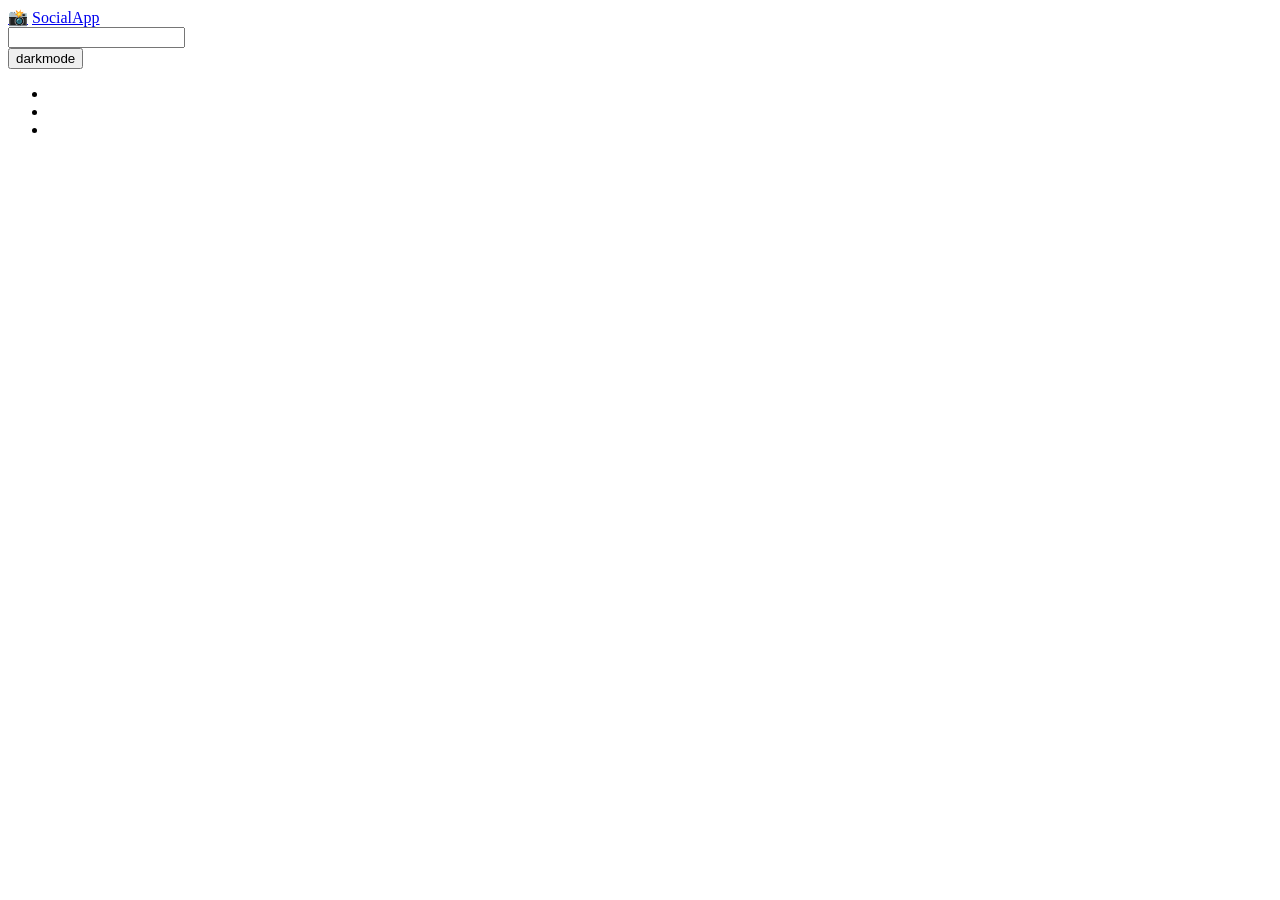
<file: sns.html>
<!DOCTYPE html>
<html lang="ko">
<head>
    <meta charset="UTF-8">
    <meta name="viewport" content="width=device-width, initial-scale=1.0">
    <title>Document</title>
</head>
<body>
    <header>
        <section class="logo">
            <a href="#" class="logo-img">📸</a>
            <a href="#" class="logo-text">SocialApp</a>
        </section>
        <section class="search">
            <form action="post">
                <input type="text" placehoder="검색">
            </form>
        </section>
        <section class="dark-mode">
            <!-- 다크모드 토글버튼 -->
            <input type="button" value="darkmode" id="dark-mode">
            <label for="dark-mode" class="dark-mode-toggle"></label>
        </section>
        <section class="profile">
        </section>
    </header>
    <aside>
        <nav></nav>
    </aside>
    <main>
        <section class="tabs"></section>
        <div class="feeds-tab">
            <section class="stories"></section>
            <section class="feeds"></section>
        </div>
        <div class="explore-tab">
            <!-- 이미지들 -->
        </div>
        <div class="notif-tab">
            
        </div>
    </main>
    <aside>
        <nav class="friend-tab-menu">

        </nav>
        <nav class="friend-list-tab">
            <ul>
                <li></li>
                <li></li>
                <li></li>
            </ul>
        </nav>
        <div class="trendings-tab">
            <!-- 트렌딩 태그들 -->
        </div>
    </aside>
</body>
</html>
</file>
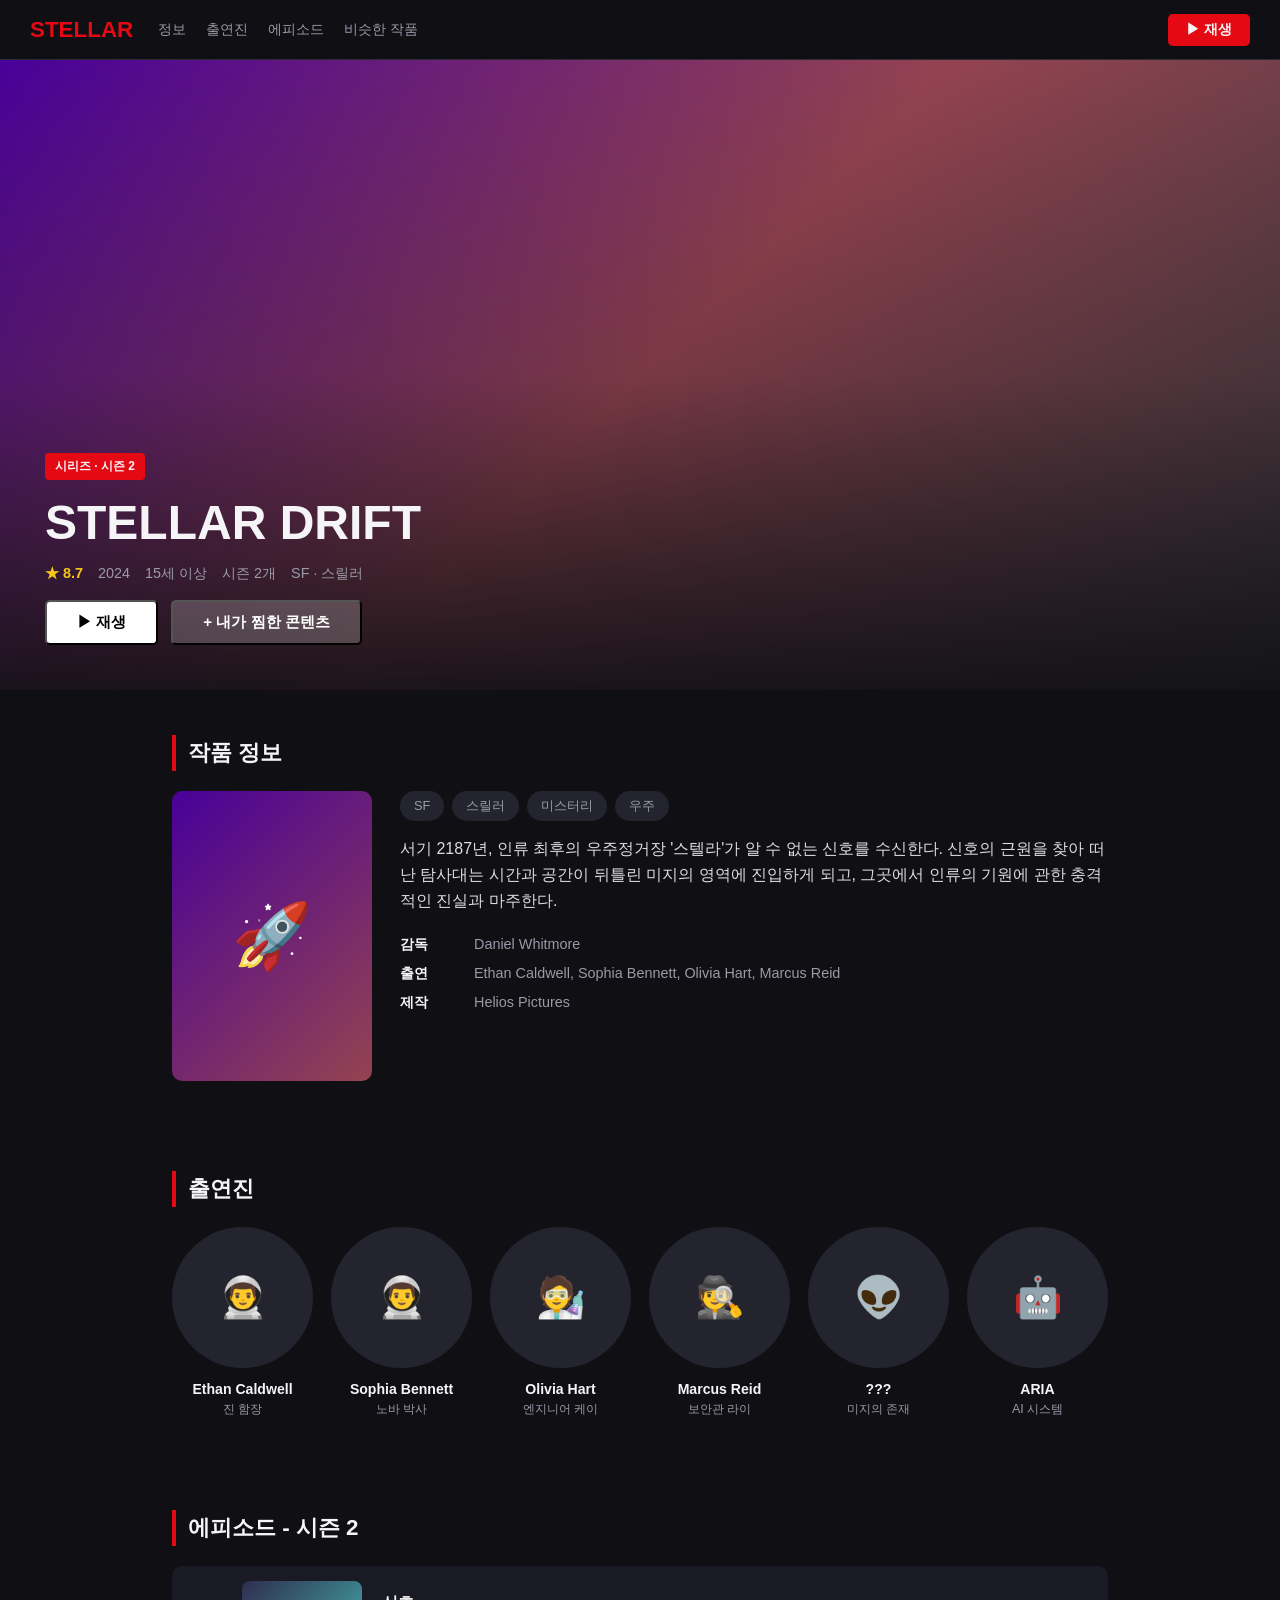
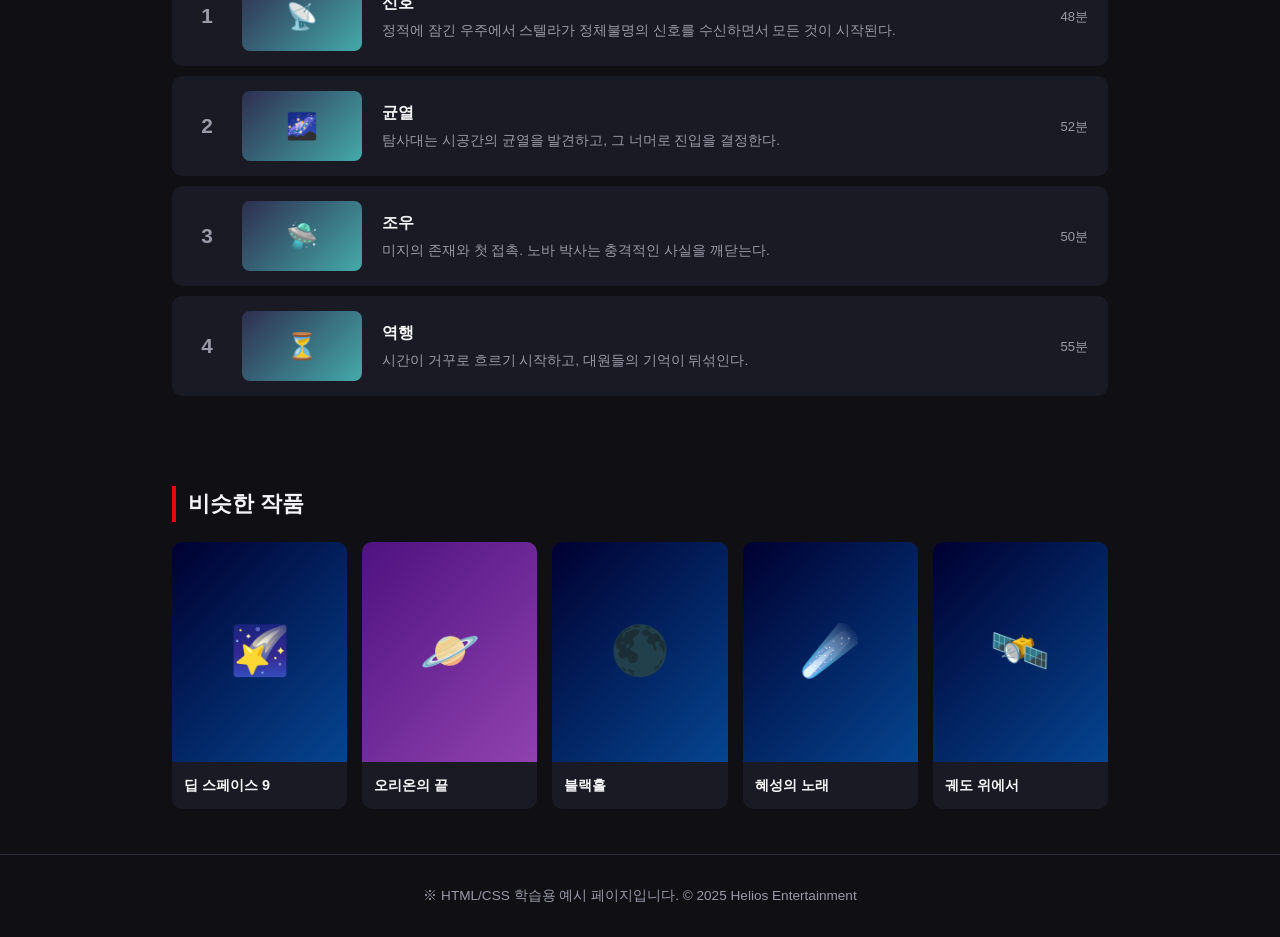
<file: movie/movie.html>
<!DOCTYPE html>
<html lang="ko">
<head>
    <meta charset="UTF-8">
    <meta name="viewport" content="width=device-width, initial-scale=1.0">
    <title>영화 페이지 실습</title>
    <link rel="stylesheet" href="movie.css">
</head>
<body>
    <!-- #### 헤더 #### -->
    <header class="site-header">

        <div class="nav-container">
            <!-- 헤더 - 로고 -->
            <!-- 로고 - 글자(STELLAR) -->
            <a href="#" class="logo">STELLAR</a>

            <!-- 헤더 - 네비게이션 -->
            <!-- 네비게이션 - 링크모음(4개) -->
            <nav class="site-nav">
                <a href="#info">정보</a>
                <a href="#cast">출연진</a>
                <a href="#episode">에피소드</a>
                <a href="#similar">비슷한 작품</a>
            </nav>
        </div>

        <!-- 헤더 - 재생버튼 -->
        <a href="#episode"><button class="btn-play-sm">▶ 재생</button></a>
    </header>

    <!-- #### 배너 #### -->
    <section class="banner">
        <div class="banner-content">
            <!-- 배너 - 시즌 태그 -->
            <span class="banner-badge"> 시리즈 · 시즌 2 </span>
            <!-- 배너 - 영화 제목 -->
            <h1 class="banner-title">stellar drift</h1>
            
            <!-- 배너 - 영화 정보 -->
            <div class="banner-meta">
                <!-- 영화정보 - 별점 -->
                <span class="banner-rating">★ 8.7</span>
                <!-- 영화정보 - 영화 출품년도 -->
                <span>2024</span>
                <!-- 영화정보 - 영화 관람가능 나이 -->
                <span>15세 이상</span>
                <!-- 영화정보 - 시즌 개수 -->
                <span>시즌 2개</span>
                <!-- 영화정보 - 영화 장르 -->
                <span>SF · 스릴러</span>
            </div>
            
            <!-- 배너 - 버튼 모음 -->
            <div class="banner-btn-container">
                <!-- 버튼모음 - 재생버튼 -->
                <button class="btn btn-play">▶ 재생</button>
                <!-- 버튼모음 - 내가 찜한 콘텐츠 -->
                <button class="btn btn-add">+ 내가 찜한 콘텐츠</button>
            </div>
        </div>
    </section>

    <!-- #### 작품정보 #### -->
    <section class="section" id="info">
        <!-- 작품정보 - 타이틀 -->
        <h2 class="section-title">작품 정보</h2>
        <div class="info-container">
            <!-- 작품정보 - 작품 이미지 -->
            <div class="info-poster">🚀</div>
            
            <!-- 작품정보 - 작품 상세 정보 -->
            <div class="info-body">
                <!-- 작품 상세 정보 - 장르 태그 * 4 -->
                <div class="info-genres">
                    <span class="genre-tag">SF</span>
                    <span class="genre-tag">스릴러</span>
                    <span class="genre-tag">미스터리</span>
                    <span class="genre-tag">우주</span>
                </div>
                <!-- 작품 상세 정보 - 작품 줄거리 설명 -->
                <p class="info-synopsis">
                    서기 2187년, 인류 최후의 우주정거장 '스텔라'가 알 수 없는 신호를 수신한다. 신호의 근원을 찾아 떠난 탐사대는 시간과 공간이 뒤틀린 미지의 영역에 진입하게 되고, 그곳에서 인류의 기원에 관한 충격적인 진실과 마주한다.
                </p>
                <dl class="info-credits">
                    <!-- 작품 상세 정보 - 작품 감독 -->
                    <div class="credit-line">
                        <dt>감독</dt>
                        <span>daniel whitmore</span>
                    </div>
                    <!-- 작품 상세 정보 - 작품 출연 -->
                    <div class="credit-line">
                        <dt>출연</dt>
                        <span>ethan caldwell, sophia bennett, olivia hart, marcus reid</span>
                    </div>
                    <!-- 작품 상세 정보 - 작품 제작사 -->
                    <div class="credit-line">
                        <dt>제작</dt>
                        <span>helios pictures</span>
                    </div>
                </dl>
            </div>
        </div>
    </section>

    <!-- #### 출연진 #### -->
    <section class="section" id="cast">
        <!-- 출연진 - 타이틀 -->
        <h2 class="section-title">출연진</h2>

        <div class="cast-flex">
            <!-- 출연진 - 출연진 카드 * 6 -->
            <!-- 출연진 카드 - 출연진 이미지 -->
            <!-- 출연진 카드 - 출연진 이름 -->
            <!-- 출연진 카드 - 출연진 배역 -->
            <div class="cast-card">
                <div class="cast-photo">👨‍🚀</div>
                <div class="cast-name">ethan caldwell</div>
                <div class="cast-role">진 함장</div>
            </div>
            <div class="cast-card">
                <div class="cast-photo">👨‍🚀</div>
                <div class="cast-name">sophia bennett</div>
                <div class="cast-role">노바 박사</div>
            </div>
            <div class="cast-card">
                <div class="cast-photo">🧑‍🔬</div>
                <div class="cast-name">olivia hart</div>
                <div class="cast-role">엔지니어 케이</div>
            </div>
            <div class="cast-card">
                <div class="cast-photo">🕵️</div>
                <div class="cast-name">marcus reid</div>
                <div class="cast-role">보안관 라이</div>
            </div>
            <div class="cast-card">
                <div class="cast-photo">👽</div>
                <div class="cast-name">???</div>
                <div class="cast-role">미지의 존재</div>
            </div>
            <div class="cast-card">
                <div class="cast-photo">🤖</div>
                <div class="cast-name">aria</div>
                <div class="cast-role">AI 시스템</div>
            </div>
        </div>

    </section>

    <!-- #### 에피소드 #### -->
    <section class="section" id="episodes">
        <!-- 에피소드 - 타이틀 -->
        <h2 class="section-title">에피소드 - 시즌 2</h2>
        
        <div class="episode-list">
            <!-- 에피소드 - 에피소드 카드 * 4 -->
            <!-- 에피소드 카드 - 에피소드 화수 -->
            <!-- 에피소드 카드 - 에피소드 이미지 -->
            <!-- 에피소드 카드 - 에피소드 이름 -->
            <!-- 에피소드 카드 - 에피소드 줄거리 설명 -->
            <!-- 에피소드 카드 - 에피소드 재생 시간 -->
            <div class="episode">
                <div class="episode-num">1</div>
                <div class="episode-thumb">📡</div>
                <div class="episode-info">
                    <div class="episode-name">신호</div>
                    <div class="episode-desc">정적에 잠긴 우주에서 스텔라가 정체불명의 신호를 수신하면서 모든 것이 시작된다.</div>
                </div>
                <div class="episode-time">48분</div>
            </div>
            <div class="episode">
                <div class="episode-num">2</div>
                <div class="episode-thumb">🌌</div>
                <div class="episode-info">
                    <div class="episode-name">균열</div>
                    <div class="episode-desc">탐사대는 시공간의 균열을 발견하고, 그 너머로 진입을 결정한다.</div>
                </div>
                <div class="episode-time">52분</div>
            </div>
            <div class="episode">
                <div class="episode-num">3</div>
                <div class="episode-thumb">🛸</div>
                <div class="episode-info">
                    <div class="episode-name">조우</div>
                    <div class="episode-desc">미지의 존재와 첫 접촉. 노바 박사는 충격적인 사실을 깨닫는다.</div>
                </div>
                <div class="episode-time">50분</div>
            </div>
            <div class="episode">
                <div class="episode-num">4</div>
                <div class="episode-thumb">⏳</div>
                <div class="episode-info">
                    <div class="episode-name">역행</div>
                    <div class="episode-desc">시간이 거꾸로 흐르기 시작하고, 대원들의 기억이 뒤섞인다.</div>
                </div>
                <div class="episode-time">55분</div>
            </div>
        </div>
    </section>

    <!-- #### 비슷한 작품 #### -->
    <section class="section" id="similar">
        <!-- 비슷한 작품 - 타이틀 -->
        <h2 class="section-title">비슷한 작품</h2>
        
        <div class="similar-flex">
            <!-- 비슷한 작품 - 비슷한 작품 카드 * 5 -->
            <!-- 비슷한 작품 카드 - 비슷한 작품 이미지 -->
            <!-- 비슷한 작품 카드 - 비슷한 작품 이름 -->
            <div class="similar-card">
                <div class="similar-poster">🌠</div>
                <div class="similar-title">딥 스페이스 9</div>
            </div>
            <div class="similar-card">
                <div class="similar-poster" style="background: linear-gradient(135deg, #4e1280, #9042af);">🪐</div>
                <div class="similar-title">오리온의 끝</div>
            </div>
            <div class="similar-card">
                <div class="similar-poster" style="background: linear-gradient(135deg, #000030, #054590);">🌑</div>
                <div class="similar-title">블랙홀</div>
            </div>
            <div class="similar-card">
                <div class="similar-poster">☄️</div>
                <div class="similar-title">혜성의 노래</div>
            </div>
            <div class="similar-card">
                <div class="similar-poster">🛰️</div>
                <div class="similar-title">궤도 위에서</div>
            </div>
        </div>
    </section>

    <!-- #### 푸터 #### -->
    <footer class="site-footer">
        <!-- 푸터 - 카피라이트 -->
        <p>※ HTML/CSS 학습용 예시 페이지입니다. © 2025 Helios Entertainment</p>
    </footer>
    
</body>
</html>
</file>
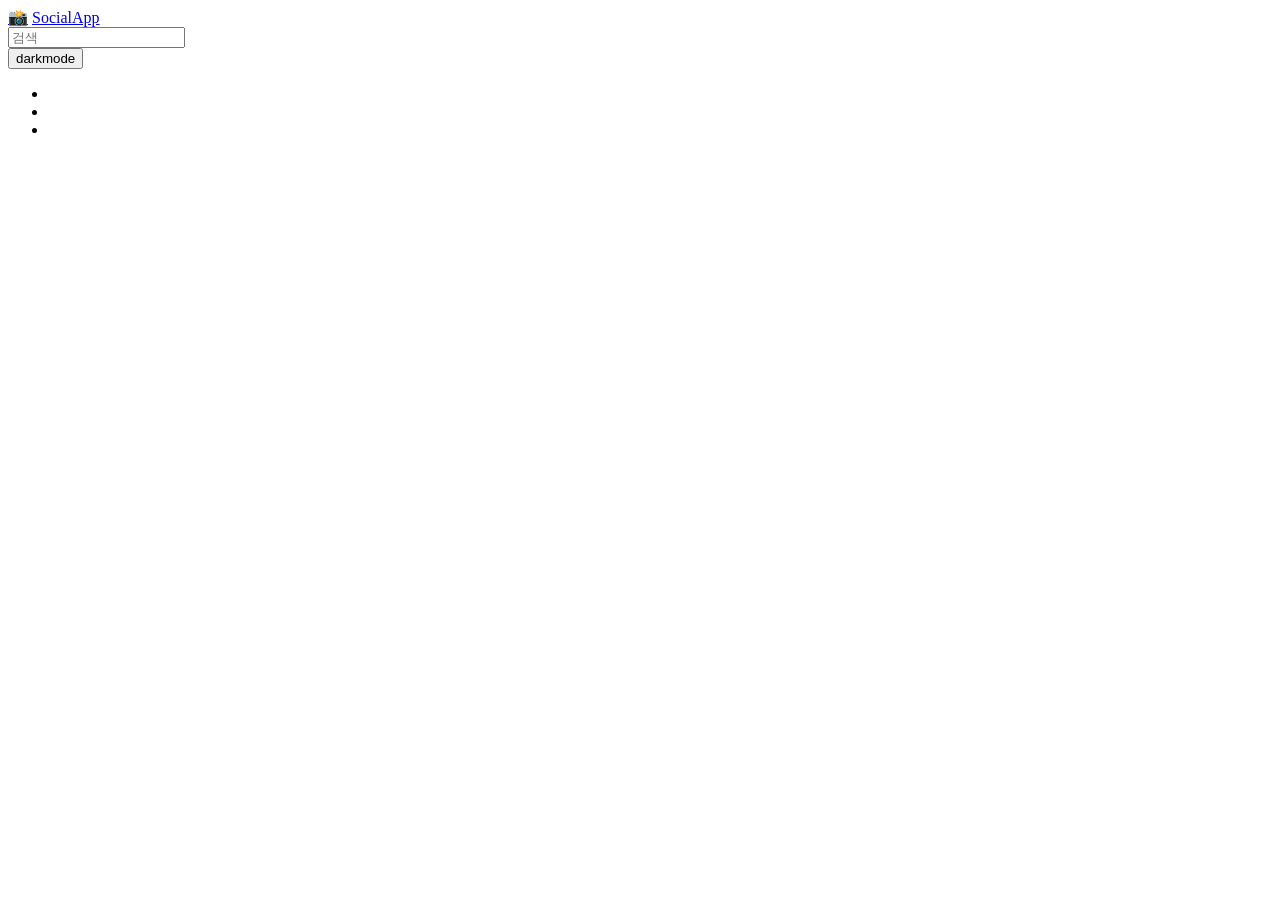
<file: sns/sns.html>
<!DOCTYPE html>
<html lang="ko">
<head>
    <meta charset="UTF-8">
    <meta name="viewport" content="width=device-width, initial-scale=1.0">
    <title>SNS 페이지 실습 (뼈대)</title>
</head>
<body>
    <header>
        <section class="logo">
            <a href="#" class="logo-img">📸</a>
            <a href="#" class="logo-text">SocialApp</a>
        </section>
        <section class="search">
            <form action="post">
                <input type="text" placeholder="검색">
            </form>
        </section>
        <section class="dark-mode">
            <!-- 다크모드 토글버튼 -->
            <input type="button" value="darkmode" id="dark-mode">
            <label for="dark-mode" class="dark-mode-toggle"></label>
        </section>
        <section class="profile">
        </section>
    </header>
    <aside>
        <nav></nav>
    </aside>
    <main>
        <section class="tabs"></section>
        <div class="feeds-tab">
            <section class="stories"></section>
            <section class="feeds"></section>
        </div>
        <div class="explore-tab">
            <!-- 이미지들 -->
        </div>
        <div class="notif-tab">
            
        </div>
    </main>
    <aside>
        <nav class="friend-tab-menu">

        </nav>
        <nav class="friend-list-tab">
            <ul>
                <li></li>
                <li></li>
                <li></li>
            </ul>
        </nav>
        <div class="trendings-tab">
            <!-- 트렌딩 태그들 -->
        </div>
    </aside>
</body>
</html>
</file>
<file: movie.css>
/* =============================
    0. 리셋 + 공통 + 색 등
========================= */

* { margin: 0; padding: 0; box-sizing: border-box; }

/* 컬러를 변수화 해서 후에 가져가서 쉽게 사용 하도록 하는 코드 */
:root { 
    --bg: #0f0f14; /* 전체 배경 */
    --surface: #1a1a24; /* 카드 배경 */
    --surface-2: #24242f;  /* 표면 */
    --text: #f5f5f7;
    --muted: #9a9aa8;
    --accent: #e50914;    /* 포인트 */
    --gold: #f5c518;      /* 평점 */
    --line: #2e2e3a;
}

body {
    font-family: 'Pretendard', sans-serif;
    background-color: var(--bg);
    color: var(--text);
    line-height: 1.6;
    /* 헤더 높이 만큼 떨어뜨려놓기 */
    padding-top: 60px;
}

img { width: 100%; height: auto; display: block; }
a { color: inherit; text-decoration: none; }


/* ================
    1. 헤더
============= */
.site-header {
    /* fixed 를 이용할 예정이고, 왼쪽에 logo, nav, 오른쪽 끝에 재생 버튼 */
    position: fixed;
    top: 0; left: 0;
    width: 100%;
    height: 60px;
    display: flex;
    align-items: center;
    justify-content: space-between;
    padding: 0 30px;
    z-index: 1000;
    
    background-color: rgba(15, 15, 20, 0.8);
    backdrop-filter: blur(8px);
    border-bottom: 1px solid var(--line);
}

/* logo 와 nav 를 왼쪽에 한번에 몰아 넣기 위해서 사용 */
.nav-container {
    display: flex;
    gap: 25px;
    align-items: center;
}

.logo {
    color: var(--accent);
    font-weight: 900;
    font-size: 1.4rem;
}

.site-nav {
    display: flex;
    gap: 20px;
    font-size: 0.9rem;
    color: var(--muted);
}

.site-nav a {transition: color 0.2s;}
.site-nav a:hover { color: var(--text) }

.btn-play-sm {
    cursor: pointer;
    background-color: var(--accent);
    border: none;
    color: var(--text);
    padding: 7px 18px;
    border-radius: 5px;
    font-weight: 700;
    font-size: 0.85rem;
    transition: opacity 0.2s;
}

.btn-play-sm:hover { opacity: 0.85; }

/* ================
    2. 배너
============= */

.banner {
    position: relative;
    height: 70vh;
    min-height: 420px;
    display: flex;
    align-items: flex-end;
    padding: 45px;
    background: linear-gradient(135deg, rgb(72, 0, 153), rgb(148, 67, 80), rgb(57, 57, 61));
    overflow: hidden;
}

.banner::after {
    content: '';
    position: absolute;
    inset: 0;
    z-index: 0;
    background: linear-gradient(to top, rgba(15, 15, 20, 0.9),rgba(15, 15, 20, 0.2) ,transparent);
}

.banner-content {
    position: relative;
    z-index: 1;
}

.banner-badge {
    display: inline-block;
    background: var(--accent);
    font-size: 0.75rem;
    font-weight: 700;
    padding: 4px 10px;
    border-radius: 4px;
    margin-bottom: 5px;
}

.banner-title {
    font-size: 3rem;
    text-transform: uppercase;
    font-weight: 900;
}

.banner-meta {
    display: flex;
    align-items: center;
    gap: 15px;
    font-size: 0.9rem;
    flex-wrap: wrap;
    margin-bottom: 15px;
    color: var(--muted);
}
.banner-rating { color: var(--gold); font-weight: 700;}

.banner-btn-container {
    display: flex;
    gap: 13px;
    flex-wrap: wrap;
}
.btn {
    padding: 10px 30px;
    border-radius: 5px;
    font-weight: 700;
    font-size: 0.95rem;
    cursor: pointer;
    transition: transform 0.2s;
}
.btn:hover { transform:scale(1.05); }
.btn-play {background: white; color: black; }
.btn-add {background: rgba(255,255,255,0.2); color: white;}

/* ===============
section 클래스와 section-title 클래스 공통 부분
============ */

.section {
    max-width: 1000px;
    margin: 0 auto;
    padding: 45px 32px;
    /* nav 의 링크로 이동시 헤더에 가려지지 않도록 하기위해 위에 margin을 넣어줘야 한다. 단, 스크롤 했을때만 보이는 */
    scroll-margin-top: 75px;
}

.section-title {
    font-weight: 800;
    font-size: 1.4rem;
    margin-bottom: 20px;
    padding-left: 12px;
    border-left: 4px solid var(--accent);
}


/* =============
    3. 작품 정보
========== */

.info-container {
    display: flex;
    gap: 28px;
    flex-wrap: wrap;
}

.info-poster {
    width: 200px;
    height: 290px;
    display: flex;
    flex-shrink: 0;
    justify-content: center;
    align-items: center;
    font-size: 4rem;
    border-radius: 10px;
    background: linear-gradient(135deg, rgb(72, 0, 153), rgb(148, 67, 80) );
}

.info-body { flex: 1; min-width: 280px; }

.info-genres {
    display: flex;
    gap: 8px;
    flex-wrap: wrap;
    margin-bottom: 15px;
}
.genre-tag {
    background: var(--surface-2);
    color: var(--muted);
    font-size: 0.8rem;
    padding: 5px 14px;
    border-radius: 999px;
}

.info-synopsis { color: #ddd; margin-bottom: 20px; }
.info-credits { font-size: 0.9rem; }
.info-credits dt {
    display: inline-block;
    width: 70px;
    font-weight: 700;
    color: var(--text);
}
.info-credits span {
    color: var(--muted);
    text-transform: capitalize;
}
.credit-line { margin-bottom: 6px; }


/* ============
    4. 출연진
============ */

.cast-flex {
    display: grid;
    gap: 18px;
    grid-template-columns: repeat(auto-fill, minmax(120px, 1fr));
}

.cast-card { cursor: pointer; text-align: center; }
.cast-photo {
    width: 100%;
    aspect-ratio: 1;
    border-radius: 50%;
    background: var(--surface-2);
    display: flex;
    justify-content: center;
    align-items: center;
    font-size: 2.5rem;
    margin-bottom: 10px;
    overflow: hidden;
    transition: transform 0.2s, box-shadow 0.2s;
}

.cast-card:hover .cast-photo {
    transform: scale(1.05);
    box-shadow: 0 8px 25px rgba(229, 9, 20, 0.3);
}

.cast-name {font-size: 0.88rem; font-weight: 700; text-transform: capitalize; }
.cast-card:last-of-type .cast-name {text-transform: uppercase;}
.cast-role {font-size: 0.78rem; color: var(--muted);}


/* ===============
    5. 에피소드
=============== */

.episode-list {
    display: flex;
    flex-direction: column;
    gap: 10px;
}

.episode {
    display: flex;
    align-items: center;
    gap: 20px;
    background: var(--surface);
    border-radius: 10px;
    padding: 15px 20px;
    transition: background 0.2s;
}
.episode:hover { background: var(--surface-2);}
.episode-num {
    font-size: 1.3rem;
    font-weight: 800;
    color: var(--muted);
    width: 30px;
    flex-shrink: 0;
    text-align: center;
}
.episode-thumb {
    width: 120px;
    height:70px;
    display: flex;
    justify-content: center;
    align-items: center;
    font-size: 1.6rem;
    background: linear-gradient(135deg, #2e2e50, #44aaaa);
    border-radius: 8px;
    flex-shrink: 0;
}

.episode-info { flex:1; min-width: 0; }
.episode-name { font-weight: 700; margin-bottom: 5px;}
.episode-desc {
    font-size: 0.85rem;
    color: var(--muted);
    /* 말줄임표 */
    overflow: hidden;
    text-overflow: ellipsis;
    white-space: nowrap;
}

.episode-time { font-size: 0.82rem; color: var(--muted); flex-shrink: 0;}

/* ===============
    6. 비슷한 작품
============= */

.similar-flex {
    display: grid;
    grid-template-columns: repeat(auto-fill, minmax(160px, 1fr));
    gap: 15px;
}

.similar-card {
    cursor: pointer;
    background: var(--surface);
    border-radius: 10px;
    overflow: hidden;
    transition: transform 0.2s;
}
.similar-card:hover { transform: translateY(-5px);}
.similar-poster {
    height: 220px;
    display: flex;
    justify-content: center;
    align-items: center;
    font-size: 3rem;
    background: linear-gradient(135deg, #000030, #054590);
}
.similar-title {
    padding: 12px;
    font-size: 0.9rem;
    font-weight: 600;
}

.site-footer {
    border-top: 1px solid var(--line);
    padding: 30px;
    color: var(--muted);
    font-size: 0.85rem;
    text-align: center;
}

@media (max-width:768px) {
    .banner {padding : 30px 20px}
    .banner-title {font-size: 2rem;}
    .site-nav {display: none;}
    .section { padding: 30px 20px;}
    .info-poster {width: 140px; height: 200px; font-size: 2.5rem;}
    .episode-thumb {width: 80px; height:50px;}
    .episode-desc {display: none;}
}
</file>
<file: movie/movie.css>
/* =============================
    0. 리셋 + 공통 + 색 등
========================= */

* { margin: 0; padding: 0; box-sizing: border-box; }

/* 컬러를 변수화 해서 후에 가져가서 쉽게 사용 하도록 하는 코드 */
:root { 
    --bg: #0f0f14; /* 전체 배경 */
    --surface: #1a1a24; /* 카드 배경 */
    --surface-2: #24242f;  /* 표면 */
    --text: #f5f5f7;
    --muted: #9a9aa8;
    --accent: #e50914;    /* 포인트 */
    --gold: #f5c518;      /* 평점 */
    --line: #2e2e3a;
}

body {
    font-family: 'Pretendard', sans-serif;
    background-color: var(--bg);
    color: var(--text);
    line-height: 1.6;
    /* 헤더 높이 만큼 떨어뜨려놓기 */
    padding-top: 60px;
}

img { width: 100%; height: auto; display: block; }
a { color: inherit; text-decoration: none; }


/* ================
    1. 헤더
============= */
.site-header {
    /* fixed 를 이용할 예정이고, 왼쪽에 logo, nav, 오른쪽 끝에 재생 버튼 */
    position: fixed;
    top: 0; left: 0;
    width: 100%;
    height: 60px;
    display: flex;
    align-items: center;
    justify-content: space-between;
    padding: 0 30px;
    z-index: 1000;
    
    background-color: rgba(15, 15, 20, 0.8);
    backdrop-filter: blur(8px);
    border-bottom: 1px solid var(--line);
}

/* logo 와 nav 를 왼쪽에 한번에 몰아 넣기 위해서 사용 */
.nav-container {
    display: flex;
    gap: 25px;
    align-items: center;
}

.logo {
    color: var(--accent);
    font-weight: 900;
    font-size: 1.4rem;
}

.site-nav {
    display: flex;
    gap: 20px;
    font-size: 0.9rem;
    color: var(--muted);
}

.site-nav a {transition: color 0.2s;}
.site-nav a:hover { color: var(--text) }

.btn-play-sm {
    cursor: pointer;
    background-color: var(--accent);
    border: none;
    color: var(--text);
    padding: 7px 18px;
    border-radius: 5px;
    font-weight: 700;
    font-size: 0.85rem;
    transition: opacity 0.2s;
}

.btn-play-sm:hover { opacity: 0.85; }

/* ================
    2. 배너
============= */

.banner {
    position: relative;
    height: 70vh;
    min-height: 420px;
    display: flex;
    align-items: flex-end;
    padding: 45px;
    background: linear-gradient(135deg, rgb(72, 0, 153), rgb(148, 67, 80), rgb(57, 57, 61));
    overflow: hidden;
}

.banner::after {
    content: '';
    position: absolute;
    inset: 0;
    z-index: 0;
    background: linear-gradient(to top, rgba(15, 15, 20, 0.9),rgba(15, 15, 20, 0.2) ,transparent);
}

.banner-content {
    position: relative;
    z-index: 1;
}

.banner-badge {
    display: inline-block;
    background: var(--accent);
    font-size: 0.75rem;
    font-weight: 700;
    padding: 4px 10px;
    border-radius: 4px;
    margin-bottom: 5px;
}

.banner-title {
    font-size: 3rem;
    text-transform: uppercase;
    font-weight: 900;
}

.banner-meta {
    display: flex;
    align-items: center;
    gap: 15px;
    font-size: 0.9rem;
    flex-wrap: wrap;
    margin-bottom: 15px;
    color: var(--muted);
}
.banner-rating { color: var(--gold); font-weight: 700;}

.banner-btn-container {
    display: flex;
    gap: 13px;
    flex-wrap: wrap;
}
.btn {
    padding: 10px 30px;
    border-radius: 5px;
    font-weight: 700;
    font-size: 0.95rem;
    cursor: pointer;
    transition: transform 0.2s;
}
.btn:hover { transform:scale(1.05); }
.btn-play {background: white; color: black; }
.btn-add {background: rgba(255,255,255,0.2); color: white;}

/* ===============
section 클래스와 section-title 클래스 공통 부분
============ */

.section {
    max-width: 1000px;
    margin: 0 auto;
    padding: 45px 32px;
    /* nav 의 링크로 이동시 헤더에 가려지지 않도록 하기위해 위에 margin을 넣어줘야 한다. 단, 스크롤 했을때만 보이는 */
    scroll-margin-top: 75px;
}

.section-title {
    font-weight: 800;
    font-size: 1.4rem;
    margin-bottom: 20px;
    padding-left: 12px;
    border-left: 4px solid var(--accent);
}


/* =============
    3. 작품 정보
========== */

.info-container {
    display: flex;
    gap: 28px;
    flex-wrap: wrap;
}

.info-poster {
    width: 200px;
    height: 290px;
    display: flex;
    flex-shrink: 0;
    justify-content: center;
    align-items: center;
    font-size: 4rem;
    border-radius: 10px;
    background: linear-gradient(135deg, rgb(72, 0, 153), rgb(148, 67, 80) );
}

.info-body { flex: 1; min-width: 280px; }

.info-genres {
    display: flex;
    gap: 8px;
    flex-wrap: wrap;
    margin-bottom: 15px;
}
.genre-tag {
    background: var(--surface-2);
    color: var(--muted);
    font-size: 0.8rem;
    padding: 5px 14px;
    border-radius: 999px;
}

.info-synopsis { color: #ddd; margin-bottom: 20px; }
.info-credits { font-size: 0.9rem; }
.info-credits dt {
    display: inline-block;
    width: 70px;
    font-weight: 700;
    color: var(--text);
}
.info-credits span {
    color: var(--muted);
    text-transform: capitalize;
}
.credit-line { margin-bottom: 6px; }


/* ============
    4. 출연진
============ */

.cast-flex {
    display: grid;
    gap: 18px;
    grid-template-columns: repeat(auto-fill, minmax(120px, 1fr));
}

.cast-card { cursor: pointer; text-align: center; }
.cast-photo {
    width: 100%;
    aspect-ratio: 1;
    border-radius: 50%;
    background: var(--surface-2);
    display: flex;
    justify-content: center;
    align-items: center;
    font-size: 2.5rem;
    margin-bottom: 10px;
    overflow: hidden;
    transition: transform 0.2s, box-shadow 0.2s;
}

.cast-card:hover .cast-photo {
    transform: scale(1.05);
    box-shadow: 0 8px 25px rgba(229, 9, 20, 0.3);
}

.cast-name {font-size: 0.88rem; font-weight: 700; text-transform: capitalize; }
.cast-card:last-of-type .cast-name {text-transform: uppercase;}
.cast-role {font-size: 0.78rem; color: var(--muted);}


/* ===============
    5. 에피소드
=============== */

.episode-list {
    display: flex;
    flex-direction: column;
    gap: 10px;
}

.episode {
    display: flex;
    align-items: center;
    gap: 20px;
    background: var(--surface);
    border-radius: 10px;
    padding: 15px 20px;
    transition: background 0.2s;
}
.episode:hover { background: var(--surface-2);}
.episode-num {
    font-size: 1.3rem;
    font-weight: 800;
    color: var(--muted);
    width: 30px;
    flex-shrink: 0;
    text-align: center;
}
.episode-thumb {
    width: 120px;
    height:70px;
    display: flex;
    justify-content: center;
    align-items: center;
    font-size: 1.6rem;
    background: linear-gradient(135deg, #2e2e50, #44aaaa);
    border-radius: 8px;
    flex-shrink: 0;
}

.episode-info { flex:1; min-width: 0; }
.episode-name { font-weight: 700; margin-bottom: 5px;}
.episode-desc {
    font-size: 0.85rem;
    color: var(--muted);
    /* 말줄임표 */
    overflow: hidden;
    text-overflow: ellipsis;
    white-space: nowrap;
}

.episode-time { font-size: 0.82rem; color: var(--muted); flex-shrink: 0;}

/* ===============
    6. 비슷한 작품
============= */

.similar-flex {
    display: grid;
    grid-template-columns: repeat(auto-fill, minmax(160px, 1fr));
    gap: 15px;
}

.similar-card {
    cursor: pointer;
    background: var(--surface);
    border-radius: 10px;
    overflow: hidden;
    transition: transform 0.2s;
}
.similar-card:hover { transform: translateY(-5px);}
.similar-poster {
    height: 220px;
    display: flex;
    justify-content: center;
    align-items: center;
    font-size: 3rem;
    background: linear-gradient(135deg, #000030, #054590);
}
.similar-title {
    padding: 12px;
    font-size: 0.9rem;
    font-weight: 600;
}

.site-footer {
    border-top: 1px solid var(--line);
    padding: 30px;
    color: var(--muted);
    font-size: 0.85rem;
    text-align: center;
}

@media (max-width:768px) {
    .banner {padding : 30px 20px}
    .banner-title {font-size: 2rem;}
    .site-nav {display: none;}
    .section { padding: 30px 20px;}
    .info-poster {width: 140px; height: 200px; font-size: 2.5rem;}
    .episode-thumb {width: 80px; height:50px;}
    .episode-desc {display: none;}
}
</file>
